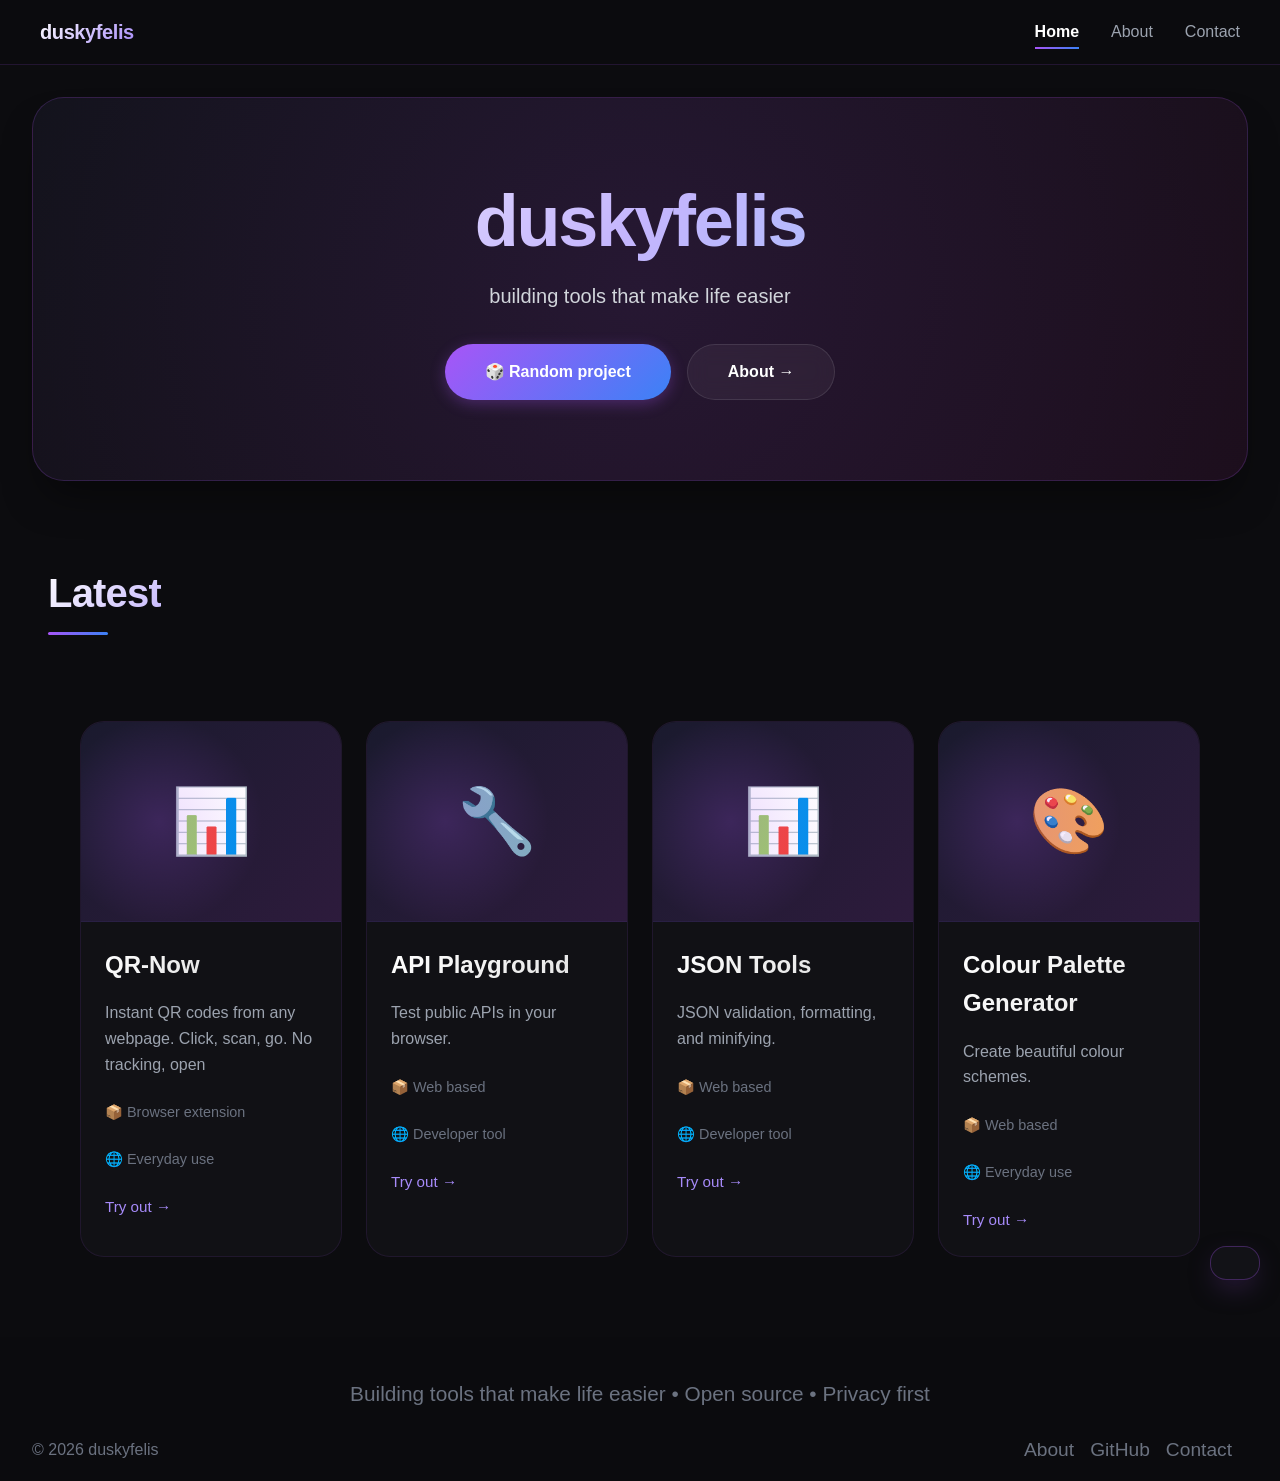
<file: index.html>
<!DOCTYPE html>
<html lang="en">

<head>
    <meta charset="UTF-8">
    <meta name="viewport" content="width=device-width, initial-scale=1.0">
    <title>duskyfelis · Home</title>
    <meta name="description" content="Discover the world of Duskyfelis! Have a go with the things that I make!" />
    <meta name="keywords" content="duskyfelis, projects, github, developer, 2026, home" />
    <link rel="icon" type="image/png" sizes="16x16" href="favicon.ico">
    <link rel="stylesheet" href="styles.css">
    <script src="scripts/autoload.js"></script>
</head>

<body>    

<!-- Homepage -->
<div class="hero home-hero">
    <h1>duskyfelis</h1>
    <p>building tools that make life easier</p>
    <div class="hero-buttons">
        <a href="#" class="hero-button hero-button-primary" id="randomProjectBtn">🎲 Random project</a>
        <a href="about.html" class="hero-button hero-button-secondary">About →</a>
    </div>
</div>

    <main>


            <h2 class="section-title" id="projects">Latest</h2>
            <div class="projects-grid">
                <!-- Content will be auto-loaded by JavaScript -->
            </div>
        
    </main>
</body>

</html>
</file>
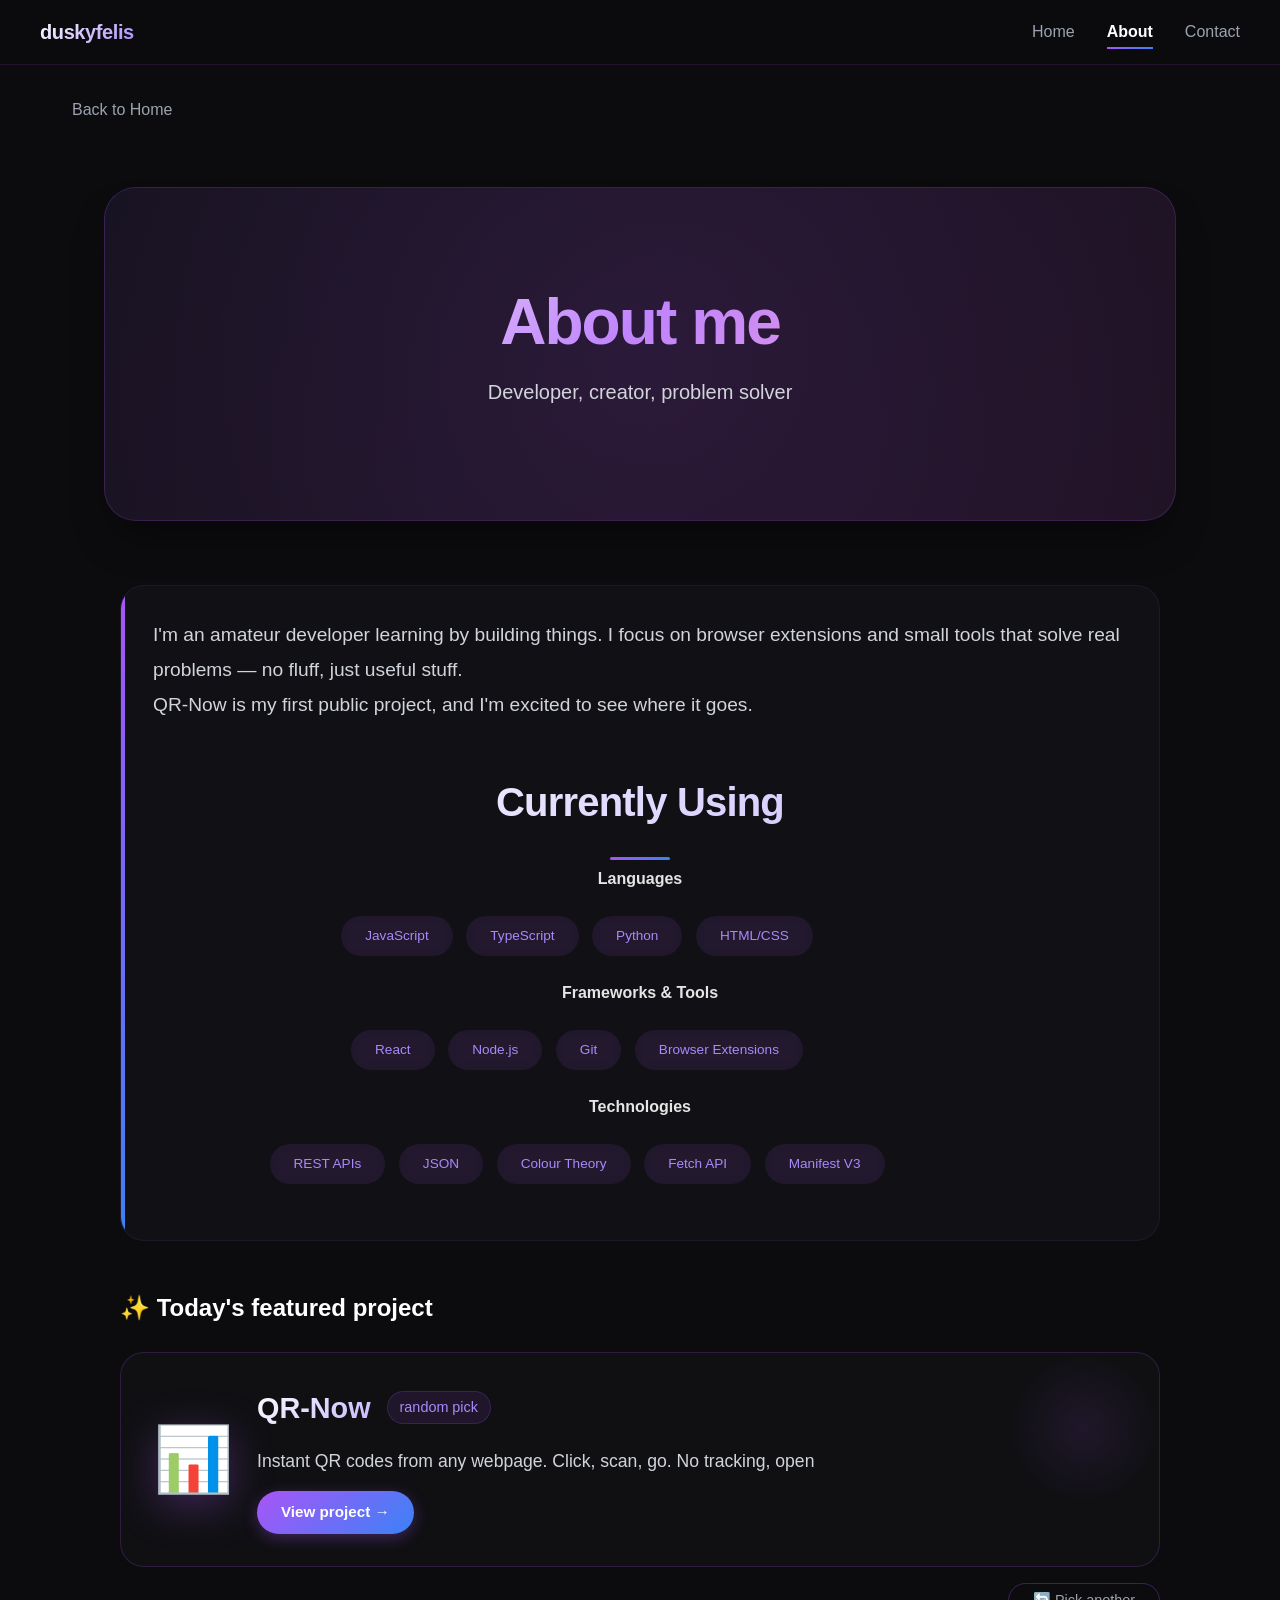
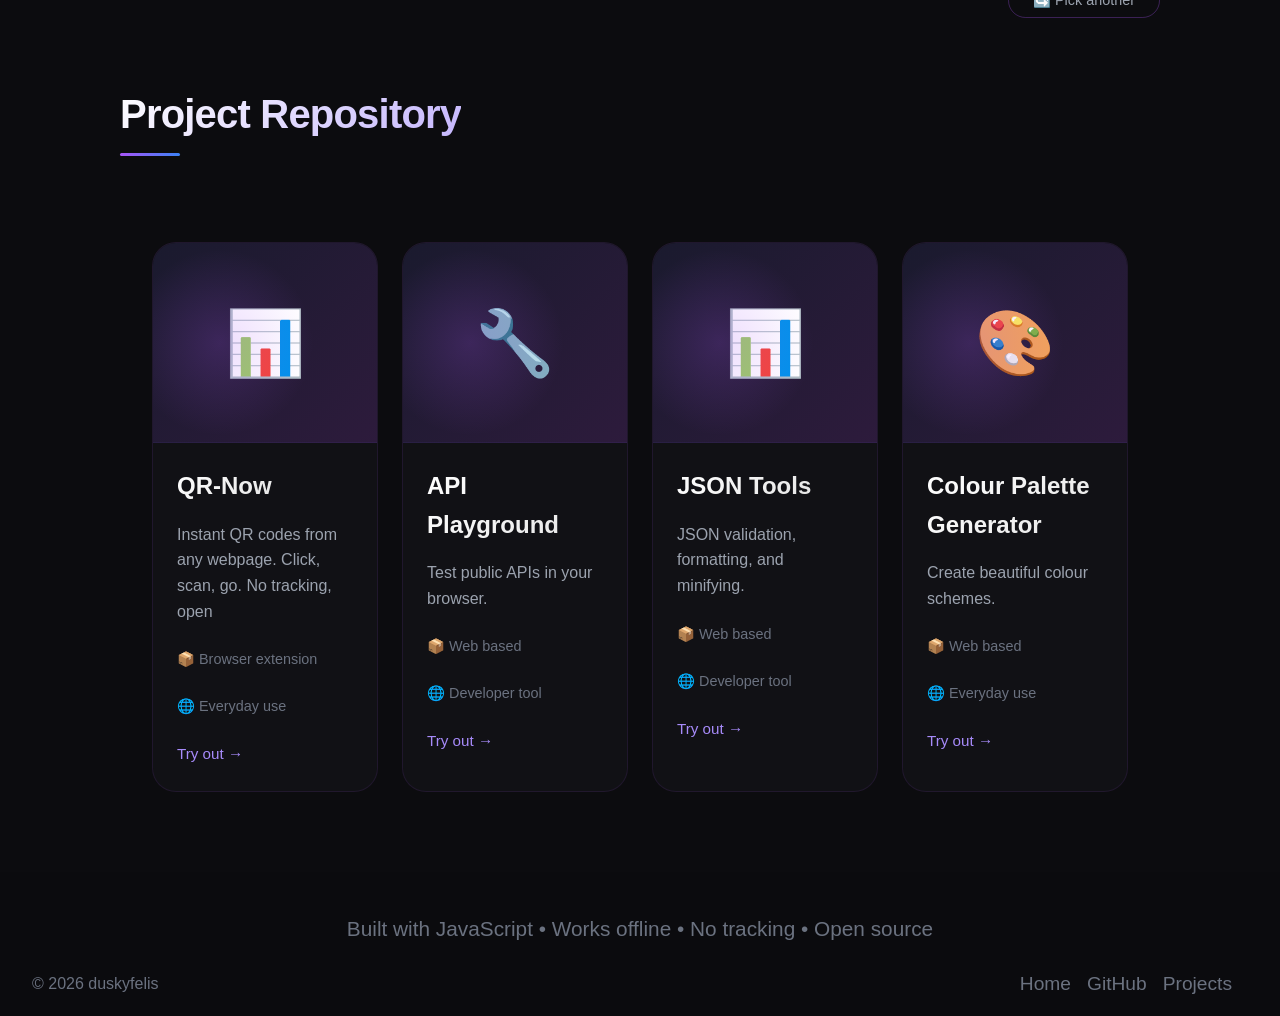
<file: about.html>
<!DOCTYPE html>
<html lang="en">

<head>
    <meta charset="UTF-8">
    <meta name="viewport" content="width=device-width, initial-scale=1.0">
    <title>About · duskyfelis</title>
    <link rel="stylesheet" href="styles.css">
    <link rel="icon" type="image/png" sizes="16x16" href="favicon.ico">
    <script src="scripts/autoload.js"></script>
</head>

<body>
    <div class="container">
<!-- About page -->
<div class="hero about-hero">
    <div class="hero-icon-large"></div>
    <h1>About me</h1>
    <div class="subtitle">Developer, creator, problem solver</div>
</div>
        <!-- Simple Bio -->
        <div class="about-section" style="margin: 3rem;">
            <p style="font-size: 1.2rem; color: #d1d5db; margin-bottom: 1.5rem;margin: auto";>
                I'm an amateur developer learning by building things. I focus on browser extensions and small tools that
                solve real problems — no fluff, just useful stuff.
            </p>
            <p style="font-size: 1.2rem; color: #d1d5db;">
                QR-Now is my first public project, and I'm excited to see where it goes.
            </p>
        </div>

        <div class="featured-project-wrapper">
            <h3 class="featured-project-heading">✨ Today's featured project</h3>

            <div id="random-project" class="random-project-card">
                <!-- Loading state -->
                <div id="project-loading" class="project-loading-state">
                    <div class="project-loading-icon">🎲</div>
                    <div class="project-loading-text">Rolling the dice...</div>
                </div>

                <!-- Project content (hidden initially) -->
                <div id="project-content" class="project-content-hidden">
                    <div class="project-content-flex">
                        <div id="project-emoji" class="project-emoji-large"></div>
                        <div class="project-info-container">
                            <div class="project-header-flex">
                                <h4 id="project-name" class="project-name-heading"></h4>
                                <span class="project-random-badge">random pick</span>
                            </div>
                            <p id="project-description" class="project-description-text"></p>
                            <div class="project-buttons-flex">
                                <a id="project-link" href="#" class="project-link-primary" target="">View project →</a>
                                <a id="project-github" href="#" class="project-link-secondary" target="_blank">GitHub
                                    →</a>
                            </div>
                        </div>
                    </div>
                </div>

                <!-- Decorative elements -->
                <div class="random-project-decoration"></div>
            </div>

            <!-- Refresh button -->
            <div class="refresh-button-container">
                <button id="refresh-project" class="refresh-project-btn">
                    🔄 Pick another
                </button>
            </div>
        </div>

        <!-- Other Projects (autoloaded) -->
        <h2 class="section-title">Project Repository</h2>
        <div class="projects-grid">
            <!-- Projects will be loaded here by JavaScript -->
        </div>
        </div>
    </div>
</div>
</body>

</html>
</file>
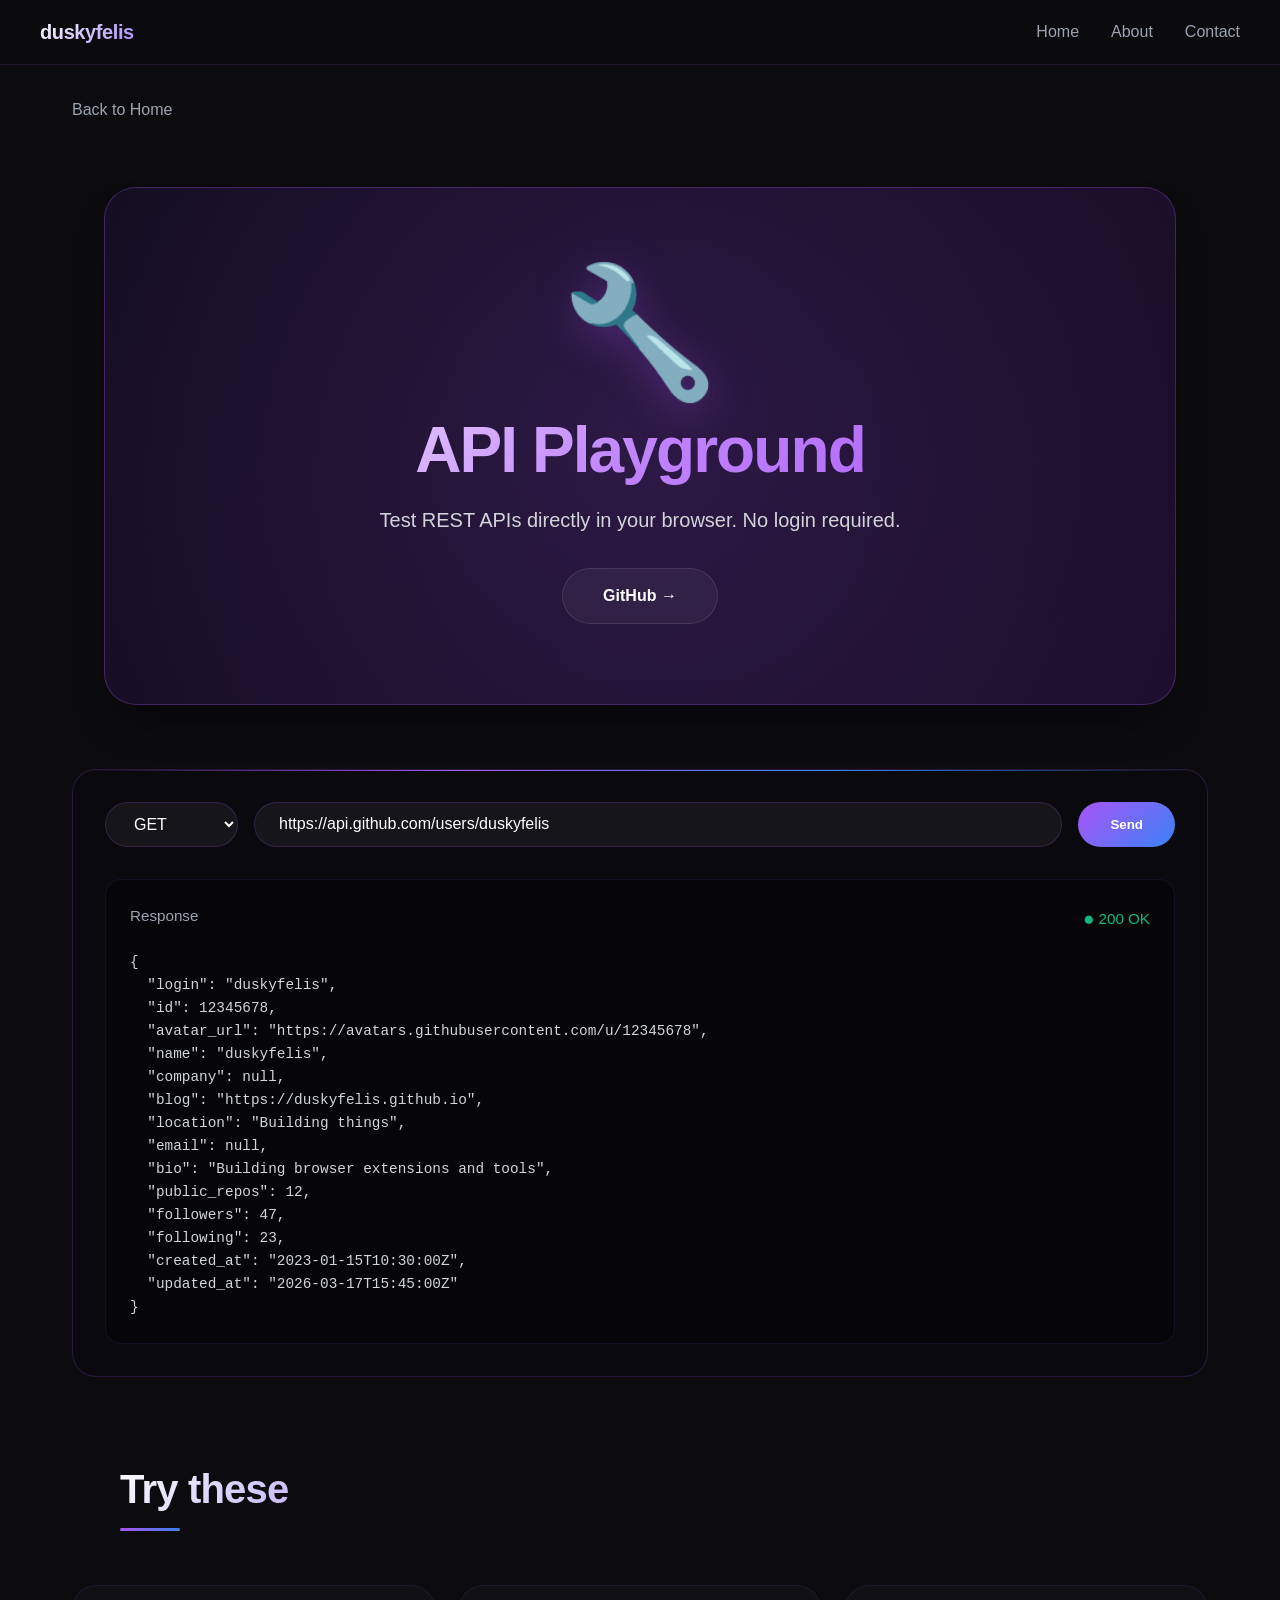
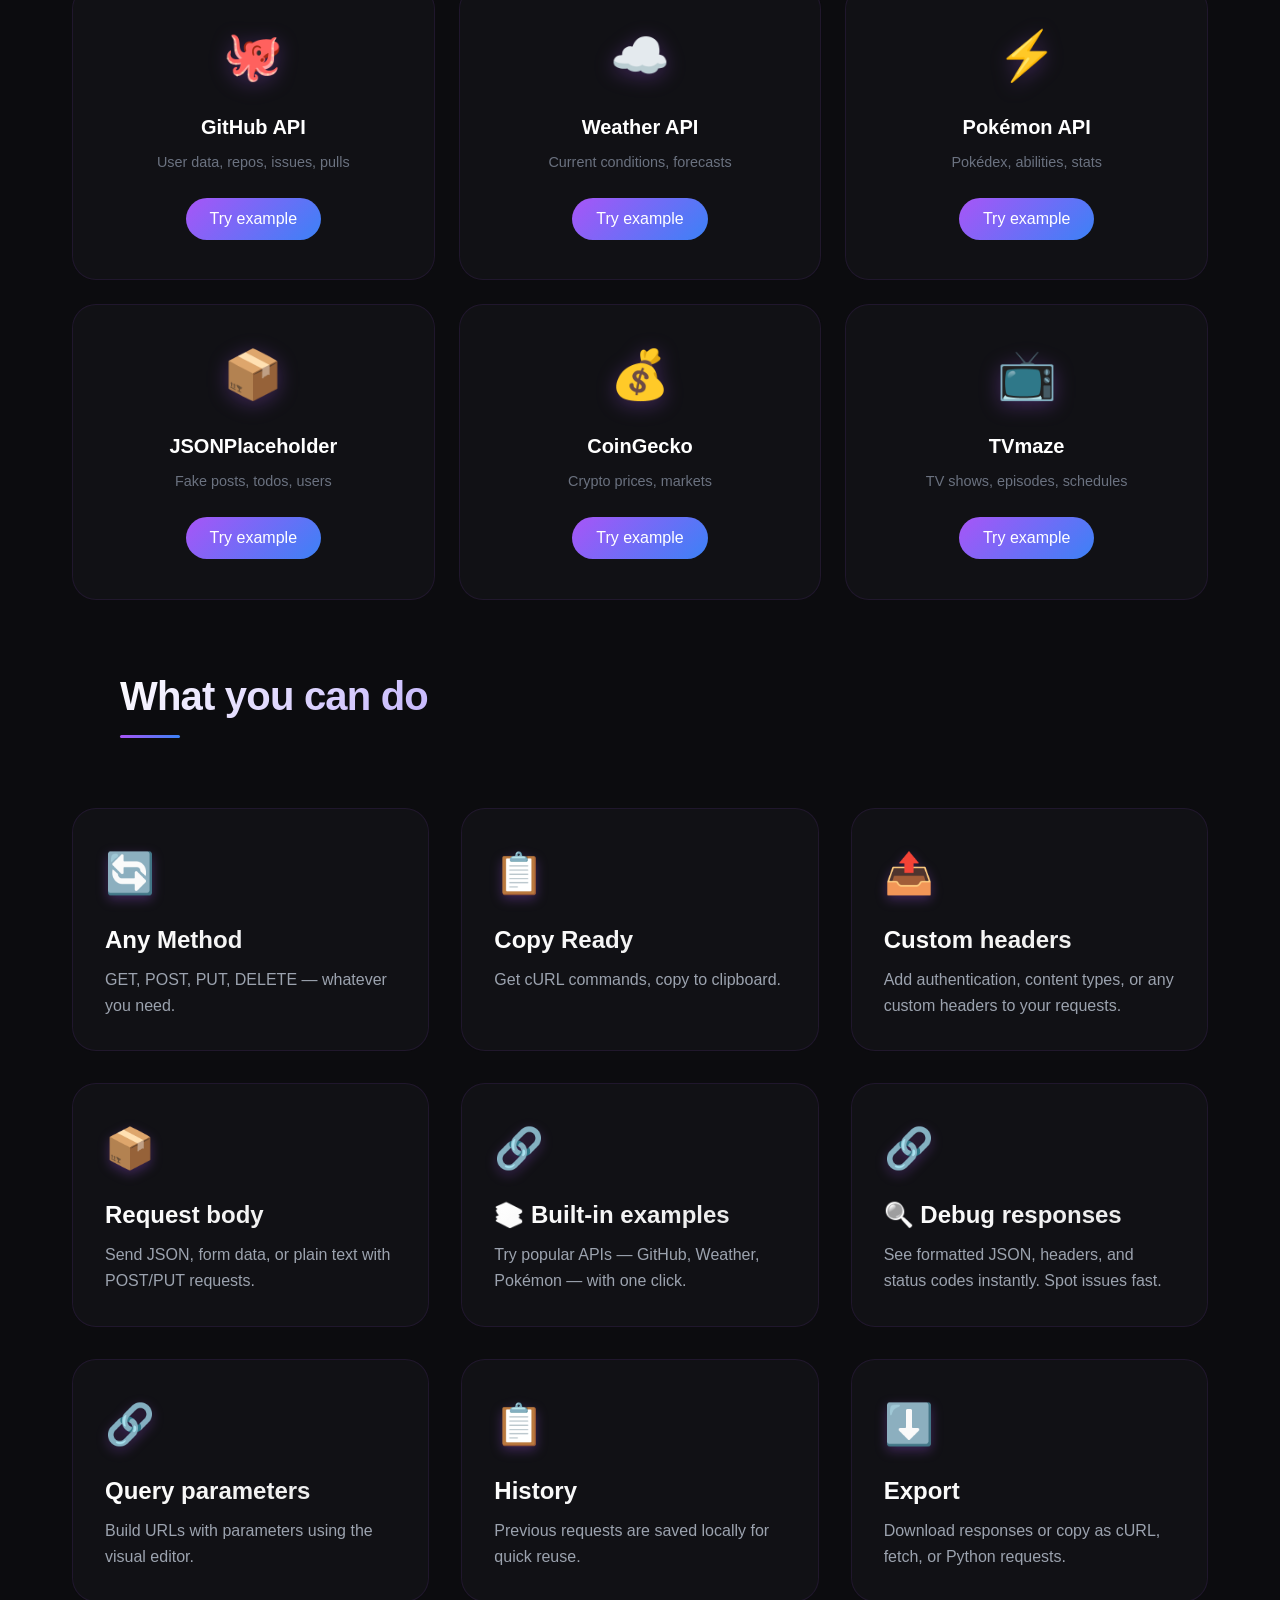
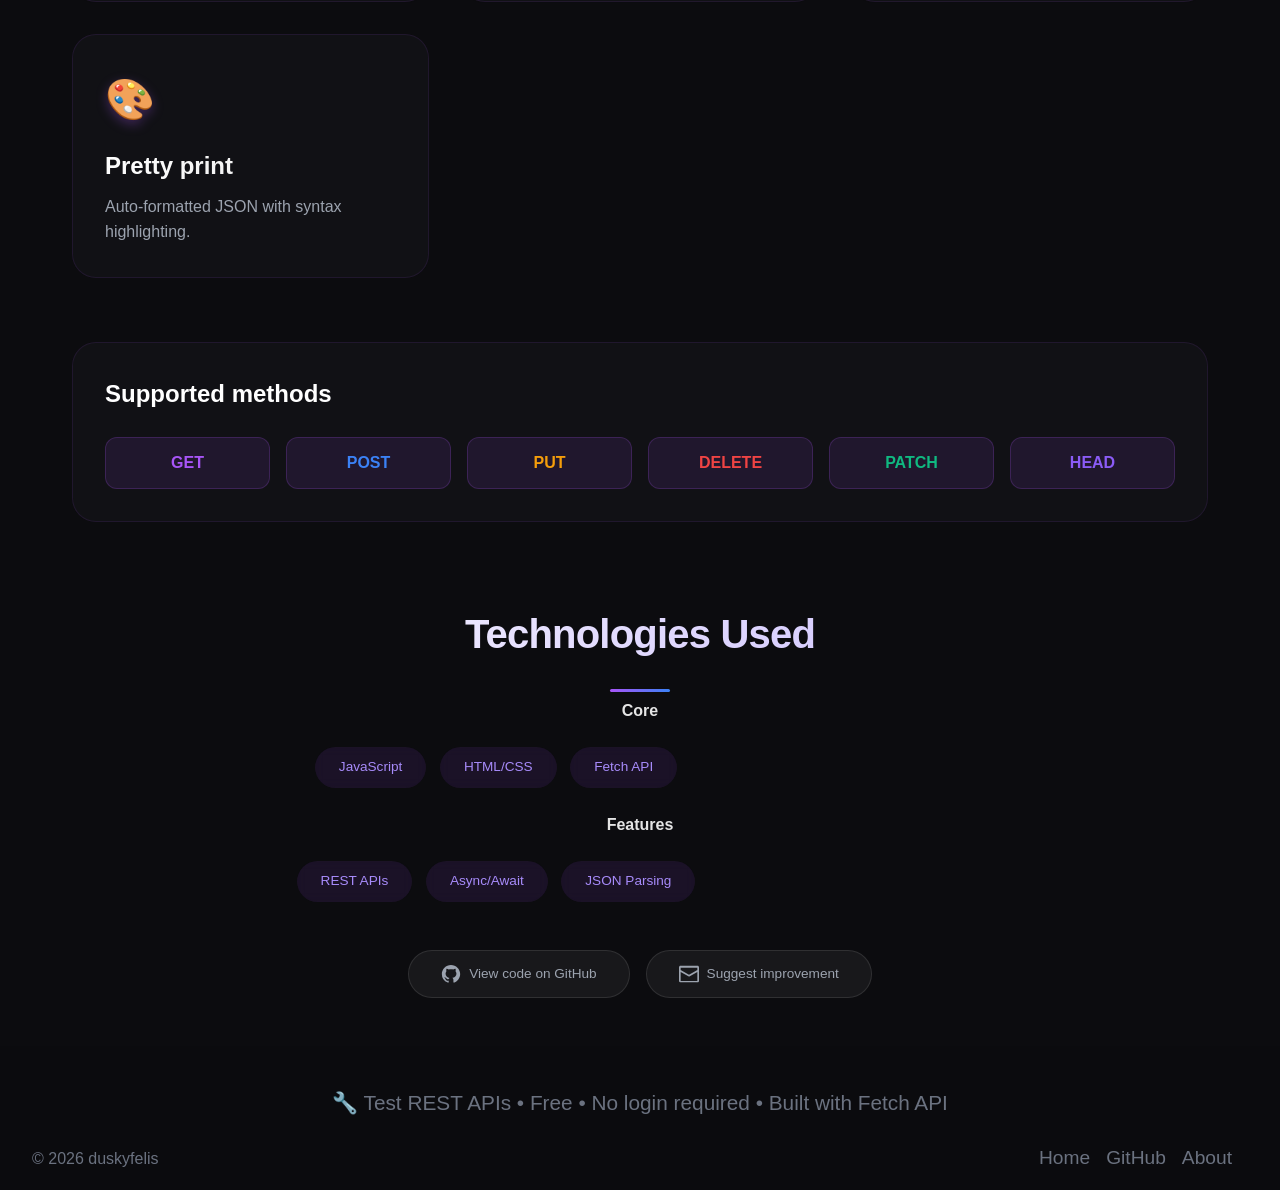
<file: api-playground.html>
<!DOCTYPE html>
<html lang="en">
<head>
    <meta charset="UTF-8">
    <meta name="viewport" content="width=device-width, initial-scale=1.0">
    <title>API Playground · duskyfelis</title>
    <link rel="stylesheet" href="styles.css">
    <link rel="icon" type="image/png" sizes="16x16" href="favicon.ico">
    <script src="scripts/api-playground.js"></script>
    <script src="scripts/autoload.js"></script>

</head>
<body>

    <div class="container">
<!-- API Playground page -->
<div class="hero api-hero">
    <div class="hero-icon-large">🔧</div>
    <h1>API Playground</h1>
    <div class="subtitle">Test REST APIs directly in your browser. No login required.</div>
    <div class="hero-buttons">
        <a href="https://github.com/duskyfelis/api-playground" class="hero-button hero-button-secondary">GitHub →</a>
    </div>
</div>

        <!-- Live demo -->
        <div class="demo-container">
            <div class="request-bar">
                <select class="method-select">
                    <option>GET</option>
                    <option>POST</option>
                    <option>PUT</option>
                    <option>DELETE</option>
                    <option>PATCH</option>
                    <option>HEAD</option>
                </select>
                <input type="text" class="url-input" value="https://api.github.com/users/duskyfelis" placeholder="https://api.example.com/endpoint">
                <button class="send-button">Send</button>
            </div>
            
            <div class="response-window">
                <div class="response-header">
                    <span>Response</span>
                    <span class="status-success">200 OK</span>
                </div>
                <pre class="response-pre">{
  "login": "duskyfelis",
  "id": 12345678,
  "avatar_url": "https://avatars.githubusercontent.com/u/12345678",
  "name": "duskyfelis",
  "company": null,
  "blog": "https://duskyfelis.github.io",
  "location": "Building things",
  "email": null,
  "bio": "Building browser extensions and tools",
  "public_repos": 12,
  "followers": 47,
  "following": 23,
  "created_at": "2023-01-15T10:30:00Z",
  "updated_at": "2026-03-17T15:45:00Z"
}</pre>
            </div>
        </div>

        <!-- Example APIs -->
        <h2 class="section-title">Try these</h2>
        <div class="examples-grid">
            <div class="example-card">
                <div class="example-icon">🐙</div>
                <div class="example-name">GitHub API</div>
                <div class="example-desc">User data, repos, issues, pulls</div>
                <a href="#" class="example-link">Try example</a>
            </div>
            <div class="example-card">
                <div class="example-icon">☁️</div>
                <div class="example-name">Weather API</div>
                <div class="example-desc">Current conditions, forecasts</div>
                <a href="#" class="example-link">Try example</a>
            </div>
            <div class="example-card">
                <div class="example-icon">⚡</div>
                <div class="example-name">Pokémon API</div>
                <div class="example-desc">Pokédex, abilities, stats</div>
                <a href="#" class="example-link">Try example</a>
            </div>
            <div class="example-card">
                <div class="example-icon">📦</div>
                <div class="example-name">JSONPlaceholder</div>
                <div class="example-desc">Fake posts, todos, users</div>
                <a href="#" class="example-link">Try example</a>
            </div>
            <div class="example-card">
                <div class="example-icon">💰</div>
                <div class="example-name">CoinGecko</div>
                <div class="example-desc">Crypto prices, markets</div>
                <a href="#" class="example-link">Try example</a>
            </div>
            <div class="example-card">
                <div class="example-icon">📺</div>
                <div class="example-name">TVmaze</div>
                <div class="example-desc">TV shows, episodes, schedules</div>
                <a href="#" class="example-link">Try example</a>
            </div>
        </div>

        <!-- Features in depth -->
        <h2 class="section-title">What you can do</h2>
        <div class="api-features-grid">
            <div class="api-feature-card">
                <div class="api-feature-icon">🔄</div>
                <div class="api-feature-title">Any Method</div>
                <div class="api-feature-desc">GET, POST, PUT, DELETE — whatever you need.</div>
            </div>
            <div class="api-feature-card">
                <div class="api-feature-icon">📋</div>
                <div class="api-feature-title">Copy Ready</div>
                <div class="api-feature-desc">Get cURL commands, copy to clipboard.</div>
            </div>
            <div class="api-feature-card">
                <div class="api-feature-icon">📤</div>
                <div class="api-feature-title">Custom headers</div>
                <div class="api-feature-desc">Add authentication, content types, or any custom headers to your requests.</div>
            </div>
            <div class="api-feature-card">
                <div class="api-feature-icon">📦</div>
                <div class="api-feature-title">Request body</div>
                <div class="api-feature-desc">Send JSON, form data, or plain text with POST/PUT requests.</div>
            </div>
            <div class="api-feature-card">
                <div class="api-feature-icon">🔗</div>
                <div class="api-feature-title">📚 Built-in examples</div>
                <div class="api-feature-desc">Try popular APIs — GitHub, Weather, Pokémon — with one click.</div>
            </div>
            <div class="api-feature-card">
                <div class="api-feature-icon">🔗</div>
                <div class="api-feature-title">🔍 Debug responses</div>
                <div class="api-feature-desc">See formatted JSON, headers, and status codes instantly. Spot issues fast.</div>
            </div>
            <div class="api-feature-card">
                <div class="api-feature-icon">🔗</div>
                <div class="api-feature-title">Query parameters</div>
                <div class="api-feature-desc">Build URLs with parameters using the visual editor.</div>
            </div>
            <div class="api-feature-card">
                <div class="api-feature-icon">📋</div>
                <div class="api-feature-title">History</div>
                <div class="api-feature-desc">Previous requests are saved locally for quick reuse.</div>
            </div>
            <div class="api-feature-card">
                <div class="api-feature-icon">⬇️</div>
                <div class="api-feature-title">Export</div>
                <div class="api-feature-desc">Download responses or copy as cURL, fetch, or Python requests.</div>
            </div>
            <div class="api-feature-card">
                <div class="api-feature-icon">🎨</div>
                <div class="api-feature-title">Pretty print</div>
                <div class="api-feature-desc">Auto-formatted JSON with syntax highlighting.</div>
            </div>
        </div>

        <!-- Request methods table -->
        <div style="background: rgba(20, 20, 25, 0.7); backdrop-filter: blur(10px); border-radius: 1.5rem; padding: 2rem; border: 1px solid rgba(168, 85, 247, 0.1); margin: 4rem 0;">
            <h3 style="color: white; margin-bottom: 1.5rem; font-size: 1.5rem;">Supported methods</h3>
            <div style="display: grid; grid-template-columns: repeat(auto-fit, minmax(120px, 1fr)); gap: 1rem;">
                <div style="background: rgba(168, 85, 247, 0.1); padding: 0.75rem; border-radius: 0.75rem; text-align: center; border: 1px solid rgba(168, 85, 247, 0.2);">
                    <span style="color: #a855f7; font-weight: 600;">GET</span>
                </div>
                <div style="background: rgba(168, 85, 247, 0.1); padding: 0.75rem; border-radius: 0.75rem; text-align: center; border: 1px solid rgba(168, 85, 247, 0.2);">
                    <span style="color: #3b82f6; font-weight: 600;">POST</span>
                </div>
                <div style="background: rgba(168, 85, 247, 0.1); padding: 0.75rem; border-radius: 0.75rem; text-align: center; border: 1px solid rgba(168, 85, 247, 0.2);">
                    <span style="color: #f59e0b; font-weight: 600;">PUT</span>
                </div>
                <div style="background: rgba(168, 85, 247, 0.1); padding: 0.75rem; border-radius: 0.75rem; text-align: center; border: 1px solid rgba(168, 85, 247, 0.2);">
                    <span style="color: #ef4444; font-weight: 600;">DELETE</span>
                </div>
                <div style="background: rgba(168, 85, 247, 0.1); padding: 0.75rem; border-radius: 0.75rem; text-align: center; border: 1px solid rgba(168, 85, 247, 0.2);">
                    <span style="color: #10b981; font-weight: 600;">PATCH</span>
                </div>
                <div style="background: rgba(168, 85, 247, 0.1); padding: 0.75rem; border-radius: 0.75rem; text-align: center; border: 1px solid rgba(168, 85, 247, 0.2);">
                    <span style="color: #8b5cf6; font-weight: 600;">HEAD</span>
                </div>
            </div>
        </div>
    </div>
</body>
</html>
</file>
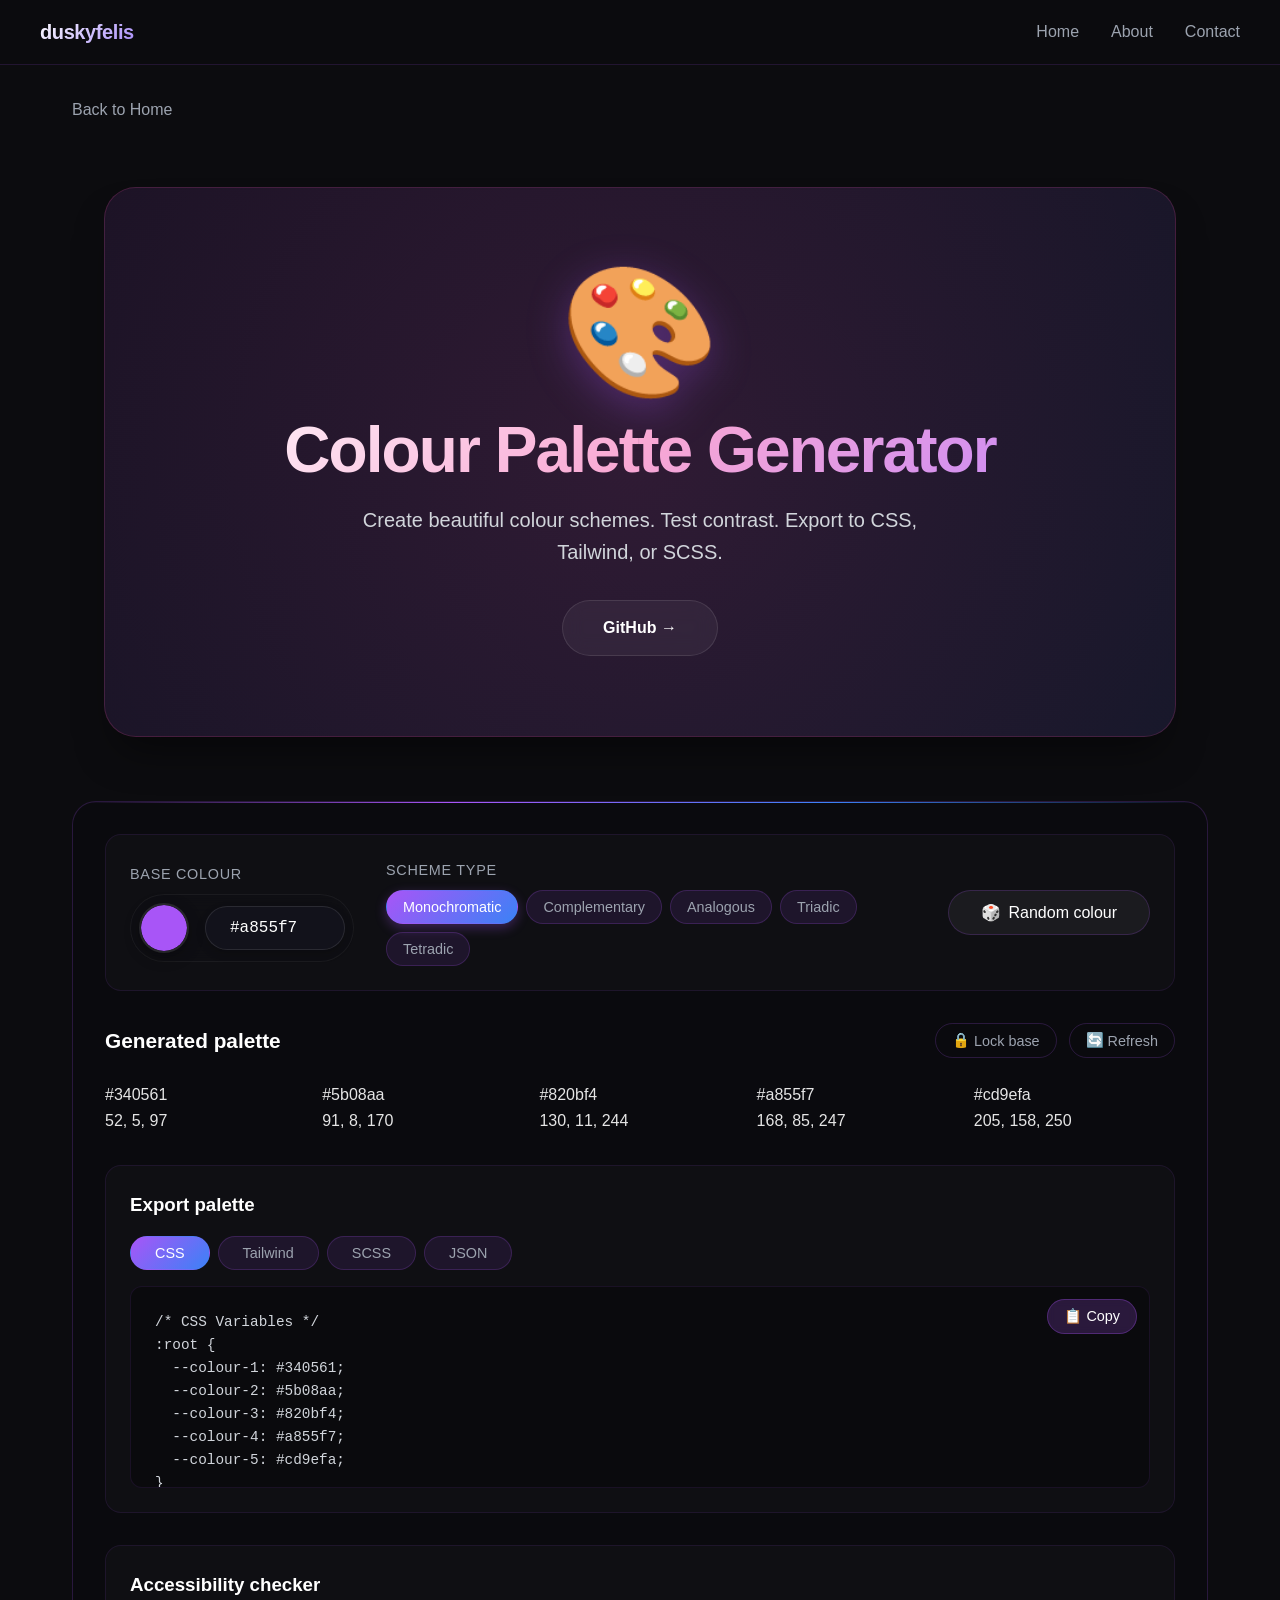
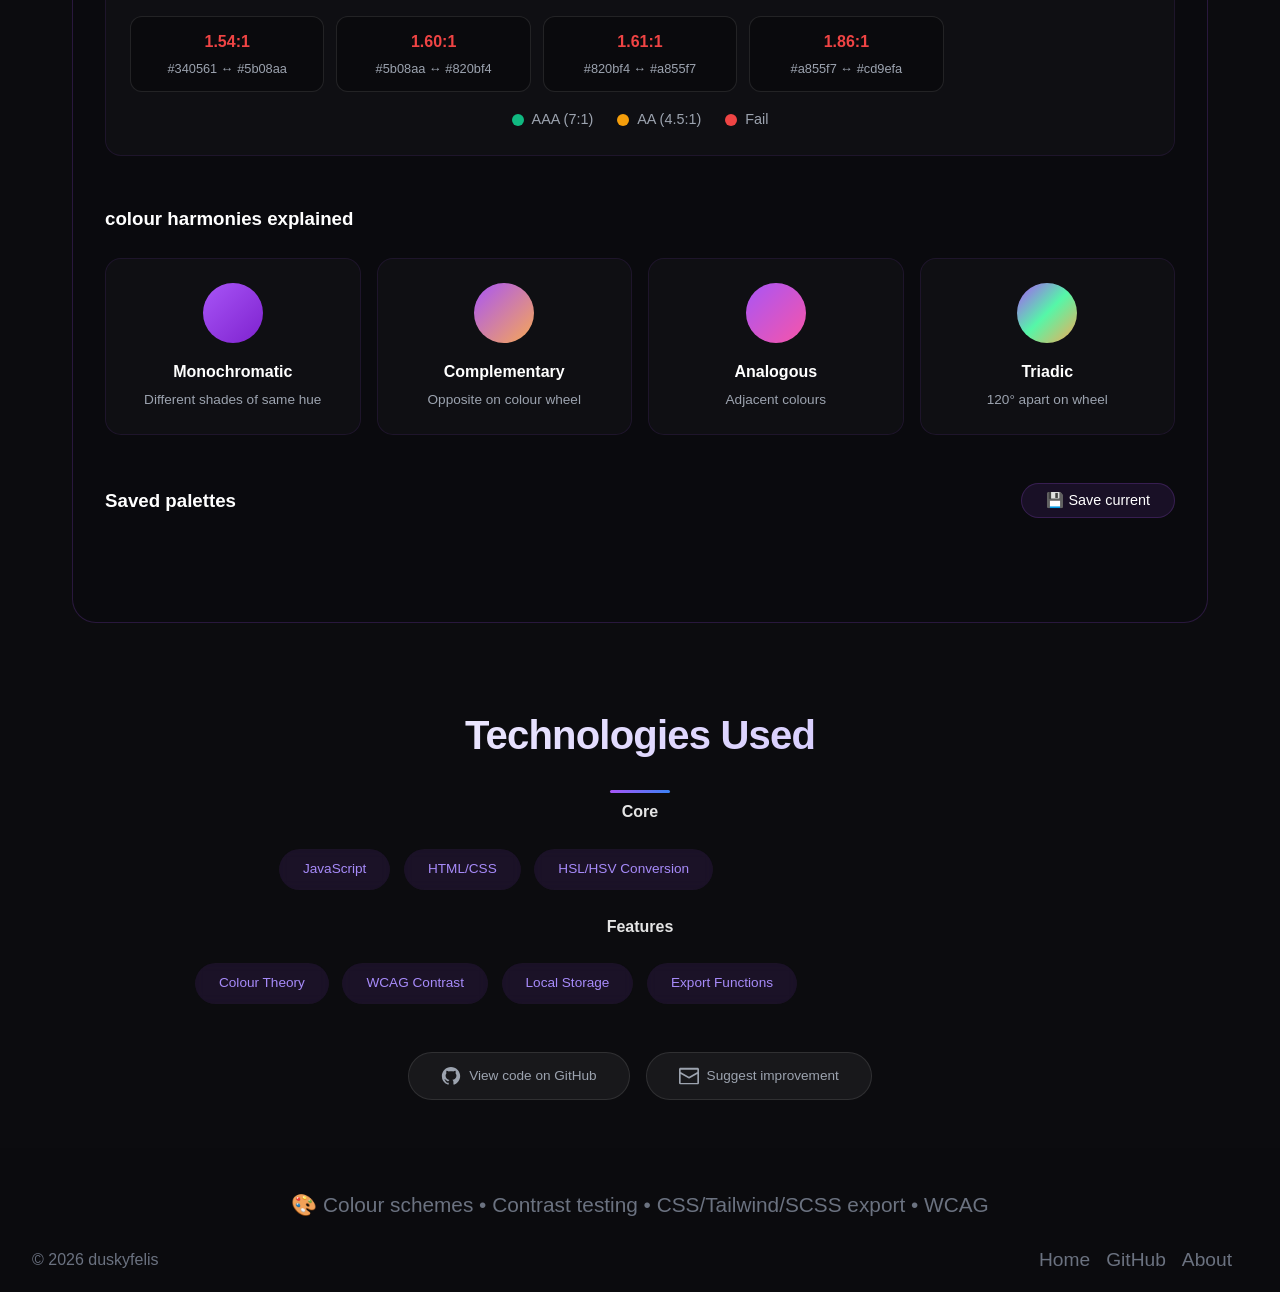
<file: colour-palette.html>
<!DOCTYPE html>
<html lang="en">

<head>
    <meta charset="UTF-8">
    <meta name="viewport" content="width=device-width, initial-scale=1.0">
    <title>Colour Palette · duskyfelis</title>
    <link rel="stylesheet" href="styles.css">
    <!-- Load autoload FIRST, then page-specific script -->
    <script src="scripts/autoload.js"></script>
    <script src="scripts/colour-palette.js"></script>
</head>

<body>
    <!-- Main container for all content - THIS WAS MISSING! -->
    <div class="container">
<!-- Colour Palette page -->
<div class="hero colour-hero">
    <div class="hero-icon-large">🎨</div>
    <h1>Colour Palette Generator</h1>
    <div class="subtitle">Create beautiful colour schemes. Test contrast. Export to CSS, Tailwind, or SCSS.</div>
    <div class="hero-buttons">
        <a href="https://github.com/duskyfelis/colour-palette" class="hero-button hero-button-secondary">GitHub →</a>
    </div>
</div>
        <!-- Main generator -->
        <div class="generator-container">
            <!-- Controls -->
            <div class="controls-panel">
                <div class="base-colour-section">
                    <label class="control-label">Base colour</label>
                    <div class="colour-input-group">
                        <input type="color" id="basecolourPicker" value="#a855f7">
                        <input type="text" id="basecolourHex" value="#a855f7" placeholder="#a855f7">
                    </div>
                </div>

                <div class="scheme-section">
                    <label class="control-label">Scheme type</label>
                    <div class="scheme-buttons">
                        <button class="scheme-btn active" data-scheme="monochromatic">Monochromatic</button>
                        <button class="scheme-btn" data-scheme="complementary">Complementary</button>
                        <button class="scheme-btn" data-scheme="analogous">Analogous</button>
                        <button class="scheme-btn" data-scheme="triadic">Triadic</button>
                        <button class="scheme-btn" data-scheme="tetradic">Tetradic</button>
                    </div>
                </div>

                <div class="random-section">
                    <button class="random-btn" id="randomcolourBtn">
                        <span>🎲</span> Random colour
                    </button>
                </div>
            </div>

            <!-- Palette display -->
            <div class="palette-container">
                <div class="palette-header">
                    <h3>Generated palette</h3>
                    <div class="palette-actions">
                        <button class="palette-action-btn" id="lockFirstBtn" title="Lock base colour">
                            <span>🔒</span> Lock base
                        </button>
                        <button class="palette-action-btn" id="refreshPaletteBtn" title="Generate new">
                            <span>🔄</span> Refresh
                        </button>
                    </div>
                </div>

                <div class="palette-grid" id="paletteGrid">
                    <!-- Generated by JS -->
                </div>
            </div>

            <!-- Export options -->
            <div class="export-section">
                <h3>Export palette</h3>
                <div class="export-tabs">
                    <button class="export-tab active" data-format="css">CSS</button>
                    <button class="export-tab" data-format="tailwind">Tailwind</button>
                    <button class="export-tab" data-format="scss">SCSS</button>
                    <button class="export-tab" data-format="json">JSON</button>
                </div>

                <div class="export-code-wrapper">
                    <pre class="export-code" id="exportCode">/* CSS Variables */
:root {
  --primary-100: #f3e8ff;
  --primary-200: #e9d5ff;
  --primary-300: #d8b4fe;
  --primary-400: #c084fc;
  --primary-500: #a855f7;
  --primary-600: #9333ea;
  --primary-700: #7e22ce;
}</pre>
                    <button class="copy-btn" id="copyExportBtn">📋 Copy</button>
                </div>
            </div>

            <!-- Accessibility checker -->
            <div class="accessibility-section">
                <h3>Accessibility checker</h3>
                <div class="contrast-grid" id="contrastGrid">
                    <!-- Generated by JS -->
                </div>
                <div class="wcag-legend">
                    <div class="legend-item"><span class="legend-dot pass-aaa"></span> AAA (7:1)</div>
                    <div class="legend-item"><span class="legend-dot pass-aa"></span> AA (4.5:1)</div>
                    <div class="legend-item"><span class="legend-dot fail"></span> Fail</div>
                </div>
            </div>

            <!-- colour harmonies info -->
            <div class="harmony-info">
                <h3>colour harmonies explained</h3>
                <div class="harmony-grid">
                    <div class="harmony-card">
                        <div class="harmony-swatch monochromatic-demo"></div>
                        <div class="harmony-title">Monochromatic</div>
                        <div class="harmony-desc">Different shades of same hue</div>
                    </div>
                    <div class="harmony-card">
                        <div class="harmony-swatch complementary-demo"></div>
                        <div class="harmony-title">Complementary</div>
                        <div class="harmony-desc">Opposite on colour wheel</div>
                    </div>
                    <div class="harmony-card">
                        <div class="harmony-swatch analogous-demo"></div>
                        <div class="harmony-title">Analogous</div>
                        <div class="harmony-desc">Adjacent colours</div>
                    </div>
                    <div class="harmony-card">
                        <div class="harmony-swatch triadic-demo"></div>
                        <div class="harmony-title">Triadic</div>
                        <div class="harmony-desc">120° apart on wheel</div>
                    </div>
                </div>
            </div>

            <!-- Saved palettes -->
            <div class="saved-palettes">
                <div class="saved-header">
                    <h3>Saved palettes</h3>
                    <button class="save-btn" id="saveCurrentPalette">💾 Save current</button>
                </div>
                <div class="palettes-list" id="savedPalettesList">
                    <!-- Generated by JS -->
                </div>
            </div>
        </div>

</body>

</html>
</file>
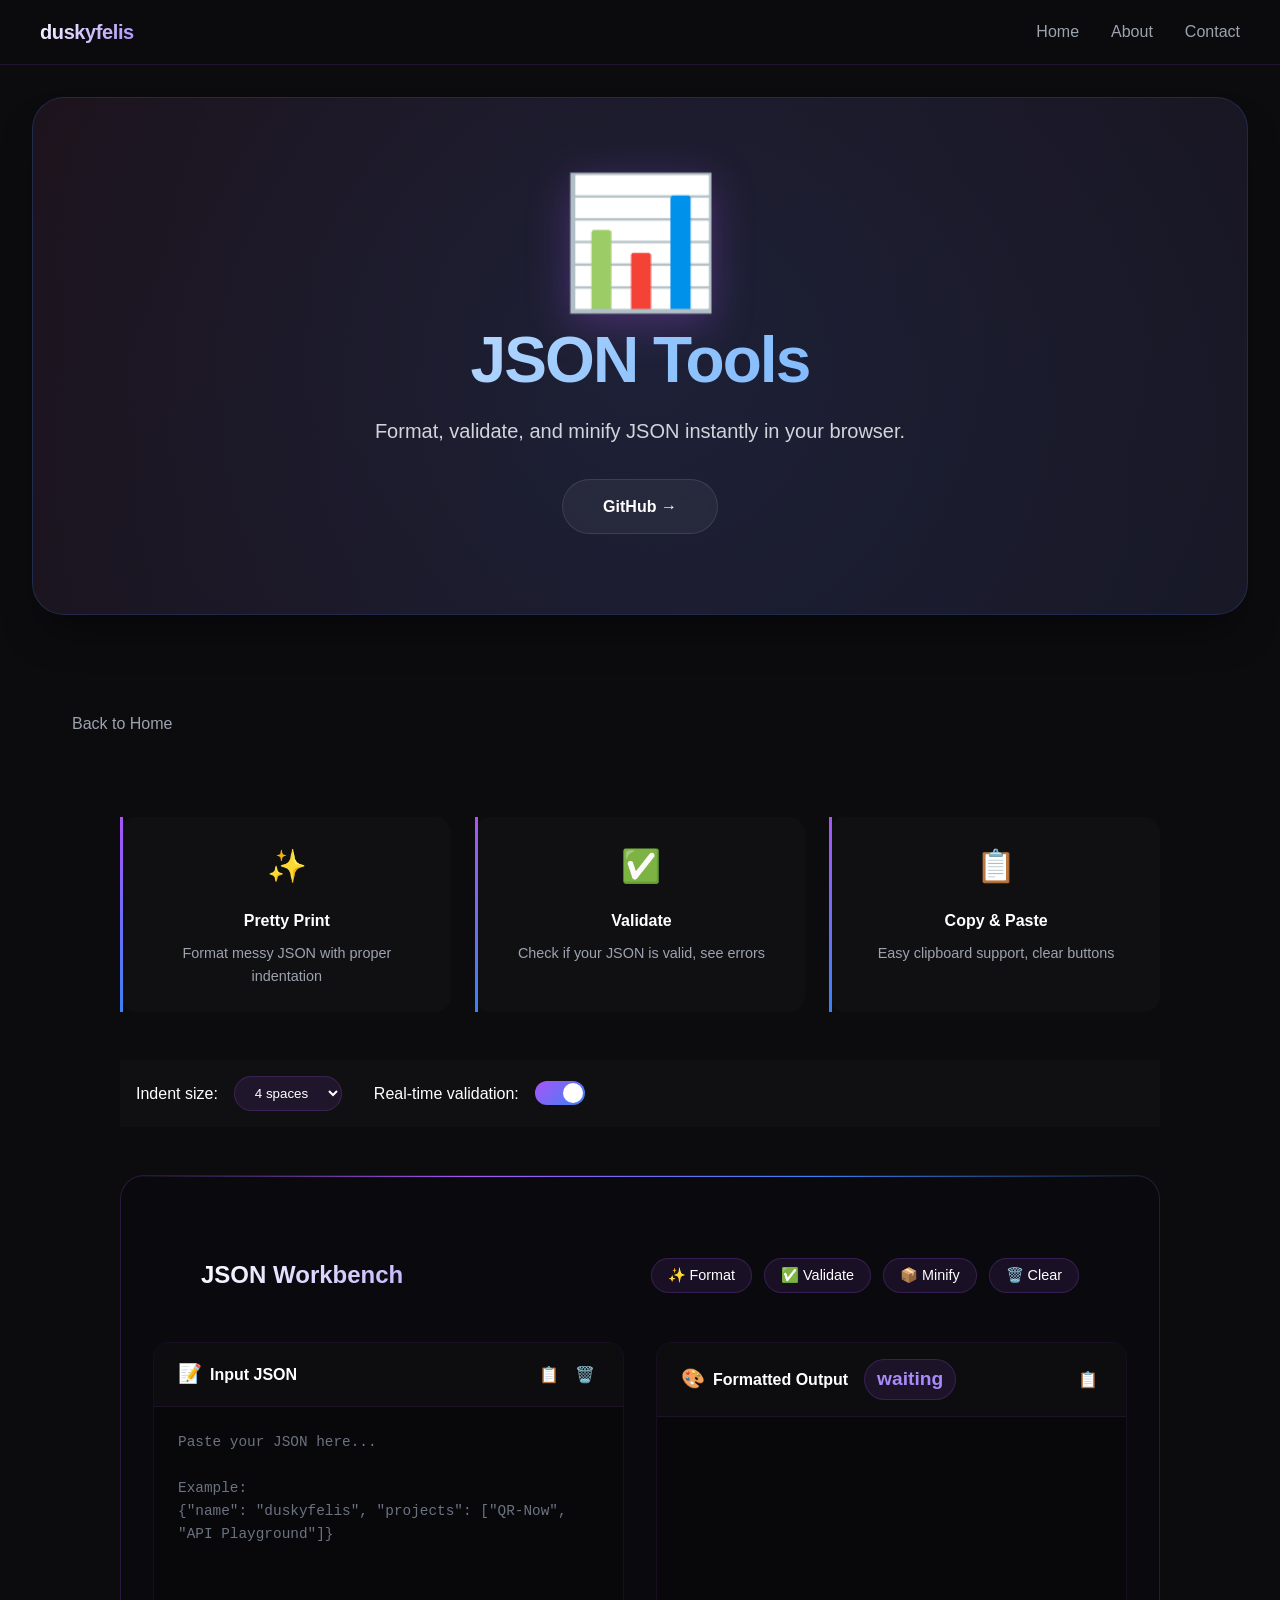
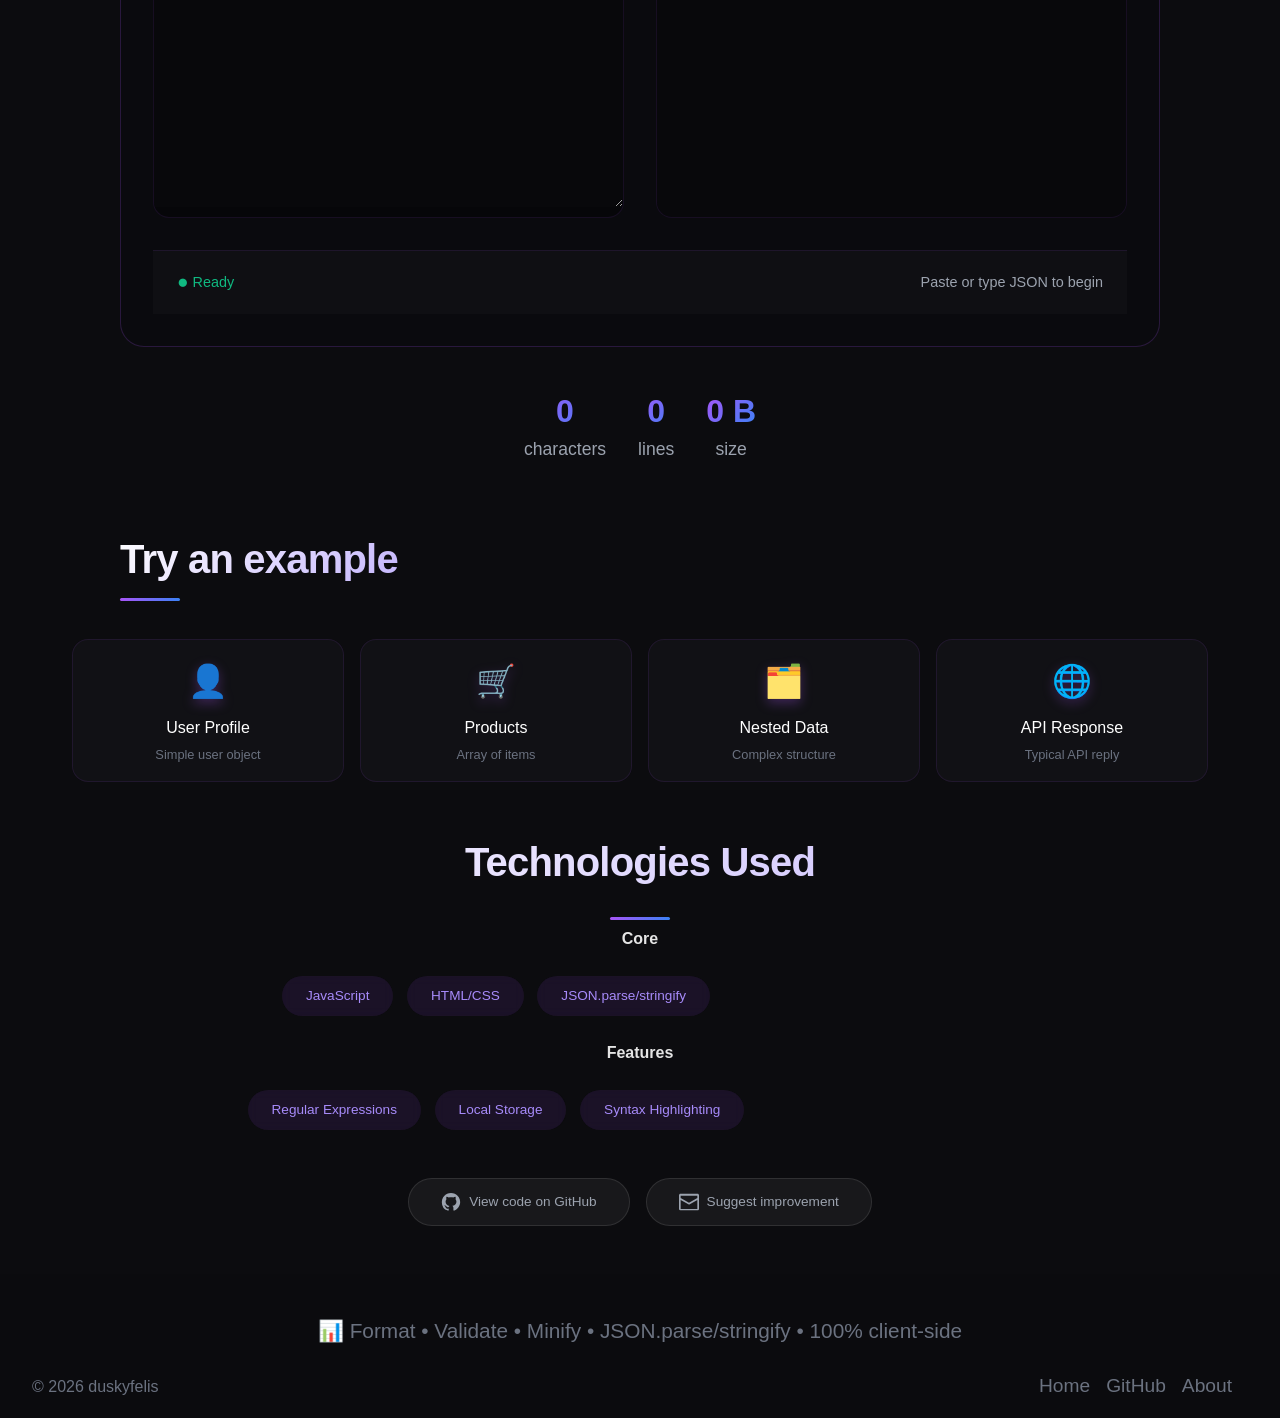
<file: json-tool.html>
<!DOCTYPE html>
<html lang="en">
<head>
    <meta charset="UTF-8">
    <meta name="viewport" content="width=device-width, initial-scale=1.0">
    <title>JSON Tool · Formatter & Validator · duskyfelis</title>
    <link rel="stylesheet" href="styles.css">
    <link rel="icon" type="image/png" sizes="16x16" href="favicon.ico">
    <script src="scripts/autoload.js"></script>
    <script src="scripts/json-tool.js"></script>

</head>
<body>
<!-- JSON Tool page -->
<div class="hero json-hero">
    <div class="hero-icon-large">📊</div>
    <h1>JSON Tools</h1>
    <div class="subtitle">Format, validate, and minify JSON instantly in your browser.</div>
    <div class="hero-buttons">
        <a href="https://github.com/duskyfelis/json-tools" class="hero-button hero-button-secondary">GitHub →</a>
    </div>
</div>

<div class="container">
        <!-- Quick features -->
        <div class="features-mini-grid">
            <div class="feature-mini-card">
                <div class="feature-mini-icon">✨</div>
                <div class="feature-mini-title">Pretty Print</div>
                <div class="feature-mini-desc">Format messy JSON with proper indentation</div>
            </div>
            <div class="feature-mini-card">
                <div class="feature-mini-icon">✅</div>
                <div class="feature-mini-title">Validate</div>
                <div class="feature-mini-desc">Check if your JSON is valid, see errors</div>
            </div>
            <div class="feature-mini-card">
                <div class="feature-mini-icon">📋</div>
                <div class="feature-mini-title">Copy & Paste</div>
                <div class="feature-mini-desc">Easy clipboard support, clear buttons</div>
            </div>
        </div>

        

        <!-- Settings -->
        <div class="settings-panel">
            <div class="settings-item">
                <span class="settings-label">Indent size:</span>
                <select id="indentSize" class="settings-select">
                    <option value="2">2 spaces</option>
                    <option value="4" selected>4 spaces</option>
                    <option value="tab">Tab</option>
                </select>
            </div>
            <div class="settings-item">
                <span class="settings-label">Real-time validation:</span>
                <label class="toggle-switch">
                    <input type="checkbox" id="realtimeToggle" checked>
                    <span class="toggle-slider"></span>
                </label>
            </div>
        </div>
        <!-- Main tool -->
        <div class="tool-container">
            <div class="tool-header">
                <div class="tool-title">JSON Workbench</div>
                <div class="tool-actions">
                    <button class="tool-button" id="formatBtn">✨ Format</button>
                    <button class="tool-button" id="validateBtn">✅ Validate</button>
                    <button class="tool-button" id="minifyBtn">📦 Minify</button>
                    <button class="tool-button" id="clearBtn">🗑️ Clear</button>
                </div>
            </div>

            <div class="json-grid">
                <!-- Input panel -->
                <div class="json-panel">
                    <div class="json-panel-header">
                        <div class="json-panel-title">
                            <span>📝</span> Input JSON
                        </div>
                        <div class="json-panel-actions">
                            <button class="json-panel-button" id="pasteBtn" title="Paste from clipboard">📋</button>
                            <button class="json-panel-button" id="clearInputBtn" title="Clear input">🗑️</button>
                        </div>
                    </div>
                    <textarea id="jsonInput" class="json-textarea" placeholder='Paste your JSON here...&#10;&#10;Example:&#10;{"name": "duskyfelis", "projects": ["QR-Now", "API Playground"]}'></textarea>
                </div>

                <!-- Output panel -->
                <div class="json-panel">
                    <div class="json-panel-header">
                        <div class="json-panel-title">
                            <span>🎨</span> Formatted Output
                            <span class="json-panel-badge" id="outputBadge">waiting</span>
                        </div>
                        <div class="json-panel-actions">
                            <button class="json-panel-button" id="copyBtn" title="Copy to clipboard">📋</button>
                        </div>
                    </div>
                    <div id="jsonOutput" class="json-output"></div>
                </div>
            </div>

            <!-- Status bar -->
            <div class="status-bar">
                <div id="statusIndicator" class="status-valid">Ready</div>
                <div id="statusMessage" class="status-message">Paste or type JSON to begin</div>
            </div>
        </div>

                <!-- Stats -->
                <div class="stats-grid">
                    <div class="stat-item">
                        <div class="stat-number" id="charCount">0</div>
                        <div class="stat-label">characters</div>
                    </div>
                    <div class="stat-item">
                        <div class="stat-number" id="lineCount">0</div>
                        <div class="stat-label">lines</div>
                    </div>
                    <div class="stat-item">
                        <div class="stat-number" id="jsonSize">0 B</div>
                        <div class="stat-label">size</div>
                    </div>
                </div>

        <!-- Examples -->
        <h2 class="section-title">Try an example</h2>
        <div class="examples-mini-grid">
            <div class="example-mini-card" data-example="user">
                <div class="example-mini-icon">👤</div>
                <div class="example-mini-name">User Profile</div>
                <div class="example-mini-desc">Simple user object</div>
            </div>
            <div class="example-mini-card" data-example="products">
                <div class="example-mini-icon">🛒</div>
                <div class="example-mini-name">Products</div>
                <div class="example-mini-desc">Array of items</div>
            </div>
            <div class="example-mini-card" data-example="nested">
                <div class="example-mini-icon">🗂️</div>
                <div class="example-mini-name">Nested Data</div>
                <div class="example-mini-desc">Complex structure</div>
            </div>
            <div class="example-mini-card" data-example="api">
                <div class="example-mini-icon">🌐</div>
                <div class="example-mini-name">API Response</div>
                <div class="example-mini-desc">Typical API reply</div>
            </div>
        </div>
    </div>

</body>
</html>
</file>
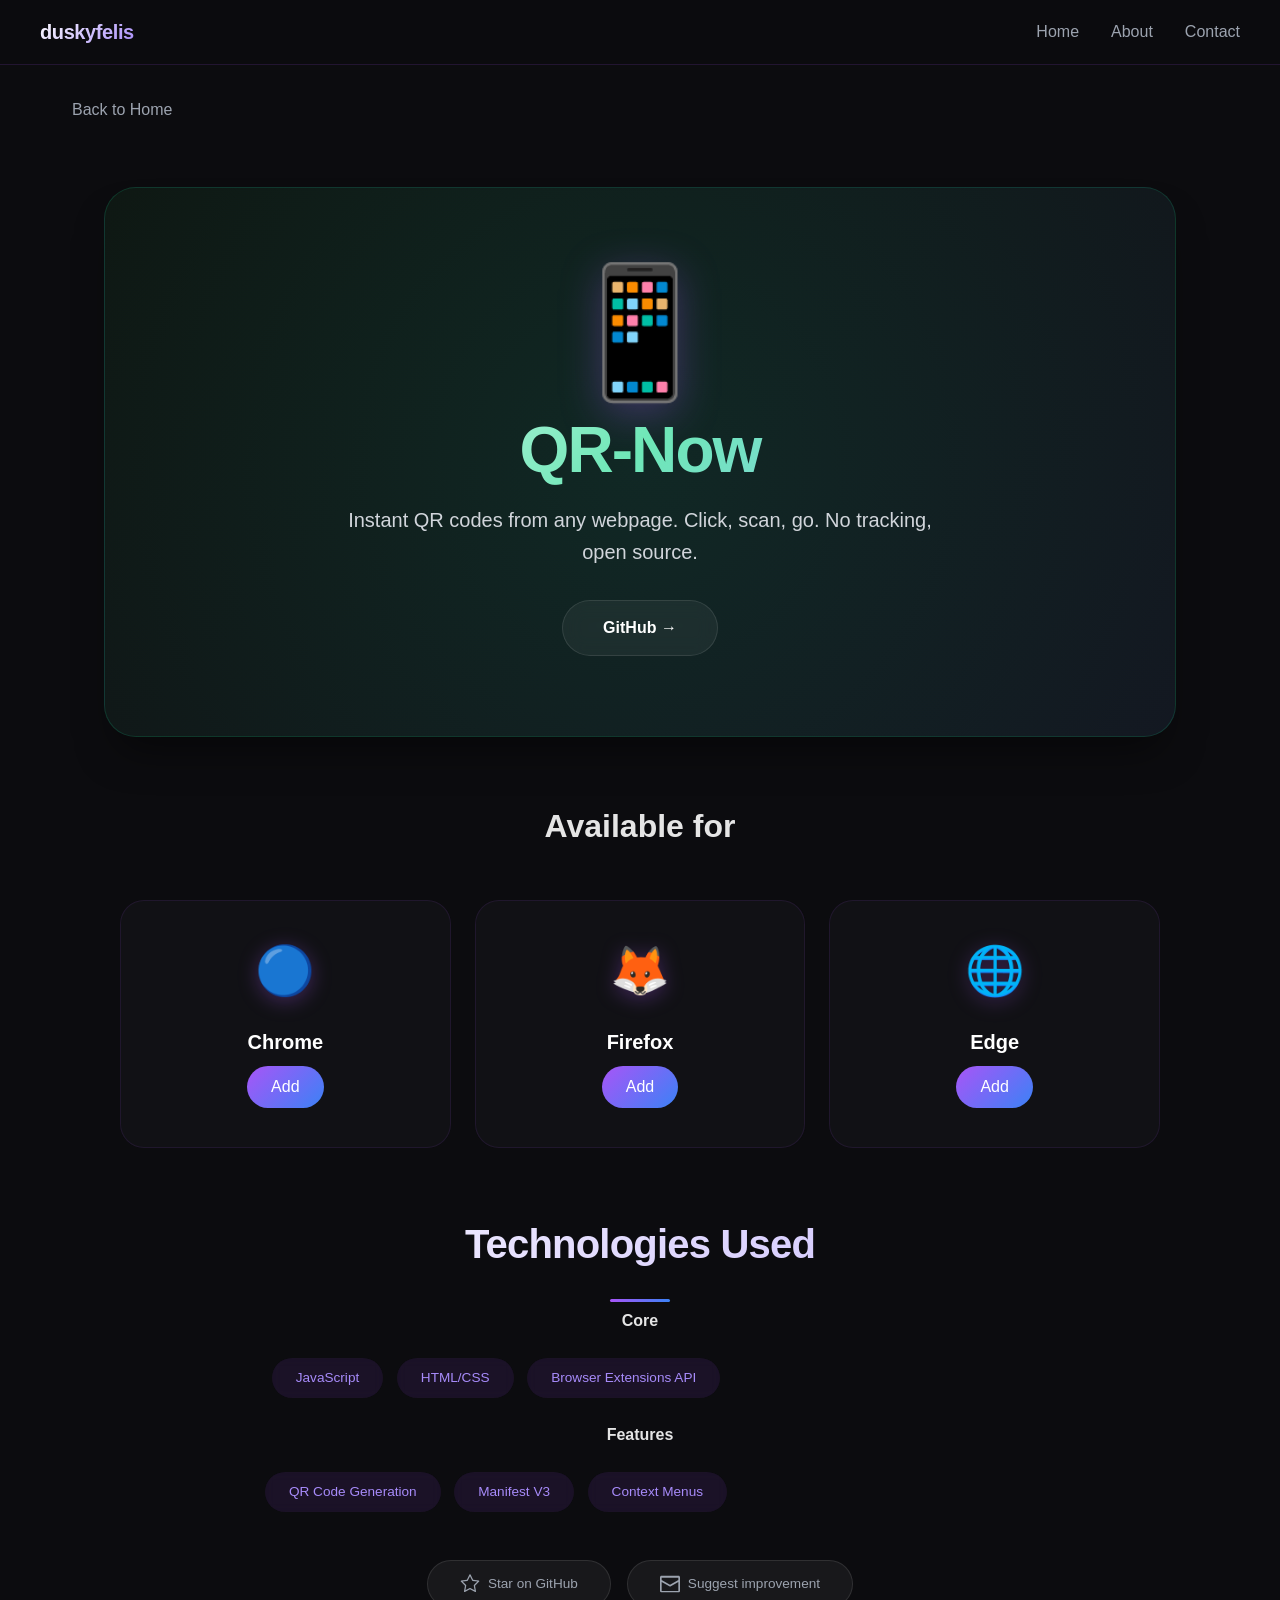
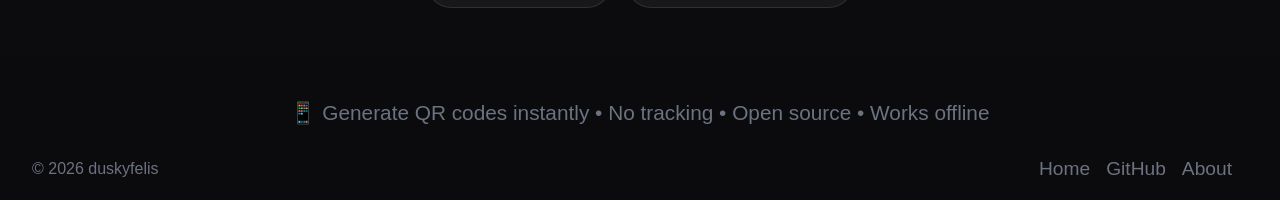
<file: qr-now.html>
<!DOCTYPE html>
<html lang="en">
<head>
    <meta charset="UTF-8">
    <meta name="viewport" content="width=device-width, initial-scale=1.0">
    <title>QR-Now · duskyfelis</title>
    <link rel="stylesheet" href="styles.css">
        <script src="scripts/autoload.js" defer></script>
    <link rel="icon" type="image/png" sizes="16x16" href="favicon.ico">
</head>
<body>
<div class="container">
<!-- QR-Now page -->
<div class="hero qr-hero">
    <div class="hero-icon-large">📱</div>
    <h1>QR-Now</h1>
    <div class="subtitle">Instant QR codes from any webpage. Click, scan, go. No tracking, open source.</div>
    <div class="hero-buttons">
        <a href="https://github.com/duskyfelis/QR-Now" class="hero-button hero-button-secondary">GitHub →</a>
    </div>
</div>
        <!-- Browsers -->
        <h2 style="font-size: 2rem; text-align: center; margin: 3rem 3rem;">Available for</h2>
        <div class="browser-grid">
            <div class="browser-card">
                <div class="browser-icon">🔵</div>
                <div class="browser-name">Chrome</div>
                <a href="https://github.com/duskyfelis/QR-Now/QR-Now_Chrome.zip" class="browser-link">Add</a>
            </div>
            <div class="browser-card">
                <div class="browser-icon">🦊</div>
                <div class="browser-name">Firefox</div>
                <a href="https://github.com/duskyfelis/QR-Now/QR-Now_Firefox.zip" class="browser-link">Add</a>
            </div>
            <div class="browser-card">
                <div class="browser-icon">🌐</div>
                <div class="browser-name">Edge</div>
                <a href="https://github.com/duskyfelis/QR-Now/QR-Now_Edge.zip" class="browser-link">Add</a>
            </div>
        </div>
</div>
</div>
</body>
</html>
</file>
<file: styles.css>
/* ===== RESET & BASE ===== */
* {
    margin: 0;
    padding: 0;
    box-sizing: border-box;
}

body {
    font-family: -apple-system, BlinkMacSystemFont, 'Segoe UI', Roboto, Oxygen, Ubuntu, sans-serif;
    line-height: 1.6;
    color: #e5e5e5;
    background: #0c0c0f;
}

.container {
    max-width: 1200px;
    margin: 0 auto;
    padding: 2rem;
}

/* ===== NAVIGATION ===== */
.nav {
    background: rgba(12, 12, 15, 0.95);
    border-bottom: 1px solid rgba(168, 85, 247, 0.15);
    padding: 1rem 2rem;
    position: sticky;
    top: 0;
    z-index: 100;
    backdrop-filter: blur(10px);
}

.nav-container {
    max-width: 1200px;
    margin: 0 auto;
    display: flex;
    justify-content: space-between;
    align-items: center;
}

.logo {
    font-weight: 700;
    font-size: 1.25rem;
    color: #ffffff;
    text-decoration: none;
    letter-spacing: -0.02em;
    background: linear-gradient(135deg, #ffffff, #a78bfa);
    background-clip: text;
    -webkit-text-fill-color: transparent;
}

.nav-links {
    display: flex;
    gap: 2rem;
}

.nav-links a {
    color: #9ca3af;
    text-decoration: none;
    font-weight: 500;
    transition: all 0.3s ease;
    position: relative;
}

.nav-links a::after {
    content: '';
    position: absolute;
    width: 0;
    height: 2px;
    bottom: -4px;
    left: 0;
    background: linear-gradient(90deg, #a855f7, #3b82f6);
    transition: width 0.3s ease;
}

.nav-links a:hover {
    color: #ffffff;
}

.nav-links a:hover::after {
    width: 100%;
}

.nav-links a.active {
    color: #ffffff;
    font-weight: 600;
}

.nav-links a.active::after {
    width: 100%;
    background: linear-gradient(90deg, #a855f7, #3b82f6);
}

.back-link {
    display: inline-flex;
    align-items: center;
    gap: 0.5rem;
    color: #9ca3af;
    text-decoration: none;
    margin-bottom: 2rem;
    font-weight: 500;
    transition: all 0.3s ease;
}

.back-link:hover {
    color: #a855f7;
    transform: translateX(-4px);
}

/* ===== HERO BASE STYLES ===== */
.hero {
    text-align: center;
    padding: 5rem 2rem;
    border-radius: 2rem;
    margin: 2rem 2rem 4rem 2rem;  /* Added horizontal margin for gap from edges */
    position: relative;
    overflow: hidden;
    border: 1px solid rgba(168, 85, 247, 0.2);
    box-shadow: 0 25px 40px -15px rgba(0,0,0,0.5);
    background: linear-gradient(135deg, rgba(20, 20, 30, 0.95), rgba(30, 15, 30, 0.95));
}

/* Animated background effect (shared) */
.hero::before {
    content: '';
    position: absolute;
    top: -50%;
    left: -50%;
    width: 200%;
    height: 200%;
    background: radial-gradient(circle, rgba(168, 85, 247, 0.1) 0%, transparent 50%);
    animation: rotate 20s linear infinite;
    z-index: 0;
}

@keyframes rotate {
    from { transform: rotate(0deg); }
    to { transform: rotate(360deg); }
}

.hero h1 {
    font-size: 4rem;
    font-weight: 800;
    letter-spacing: -0.03em;
    margin-bottom: 1rem;
    background: linear-gradient(135deg, #ffffff, #c4b5fd, #93c5fd);
    -webkit-background-clip: text;
    background-clip: text;
    -webkit-text-fill-color: transparent;
    position: relative;
    z-index: 1;
    line-height: 1.2;
}

.hero p, .hero .subtitle {
    font-size: 1.25rem;
    max-width: 600px;
    margin: 0 auto 2rem;
    color: #d1d5db;
    position: relative;
    z-index: 1;
    line-height: 1.6;
}

/* Hero icon for project pages */
.hero-icon-large {
    font-size: 8rem;
    line-height: 1;
    filter: drop-shadow(0 10px 20px rgba(168, 85, 247, 0.3));
    margin-bottom: 1rem;
    position: relative;
    z-index: 1;
    animation: float 6s ease-in-out infinite;
}

@keyframes float {
    0%, 100% { transform: translateY(0); }
    50% { transform: translateY(-10px); }
}

/* Hero buttons container */
.hero-buttons {
    display: flex;
    gap: 1rem;
    justify-content: center;
    flex-wrap: wrap;
    position: relative;
    z-index: 1;
}

/* Base button styles */
.hero-button {
    padding: 0.875rem 2.5rem;
    border-radius: 9999px;
    font-weight: 600;
    text-decoration: none;
    transition: all 0.3s ease;
    display: inline-flex;
    align-items: center;
    gap: 0.5rem;
    position: relative;
    overflow: hidden;
    font-size: 1rem;
    cursor: pointer;
    border: none;
}

/* Primary button */
.hero-button-primary {
    background: linear-gradient(135deg, #a855f7, #3b82f6);
    color: white;
    box-shadow: 0 4px 15px rgba(168, 85, 247, 0.3);
}

.hero-button-primary::before {
    content: '';
    position: absolute;
    top: 0;
    left: -100%;
    width: 100%;
    height: 100%;
    background: linear-gradient(90deg, transparent, rgba(255,255,255,0.2), transparent);
    transition: left 0.5s ease;
    z-index: 1;
}

.hero-button-primary:hover {
    transform: translateY(-2px);
    box-shadow: 0 8px 25px rgba(168, 85, 247, 0.4);
}

.hero-button-primary:hover::before {
    left: 100%;
}

/* Secondary button */
.hero-button-secondary {
    background: rgba(255, 255, 255, 0.05);
    color: white;
    backdrop-filter: blur(10px);
    border: 1px solid rgba(255, 255, 255, 0.1);
}

.hero-button-secondary:hover {
    background: rgba(255, 255, 255, 0.1);
    transform: translateY(-2px);
    border-color: rgba(168, 85, 247, 0.3);
}

/* ===== PAGE-SPECIFIC HERO VARIATIONS ===== */

/* Homepage hero */
.home-hero h1 {
    font-size: 4.5rem;
}

/* About page hero */
.about-hero {
    background: linear-gradient(135deg, rgba(25, 20, 35, 0.95), rgba(35, 20, 40, 0.95));
}

.about-hero h1 {
    font-size: 4rem;
    background: linear-gradient(135deg, #ffffff, #c084fc, #f9a8d4);
    -webkit-background-clip: text;
    background-clip: text;
}

/* QR-Now hero */
.qr-hero {
    background: linear-gradient(135deg, rgba(15, 25, 20, 0.95), rgba(20, 25, 35, 0.95));
    border-color: rgba(16, 185, 129, 0.2);
}

.qr-hero::before {
    background: radial-gradient(circle, rgba(16, 185, 129, 0.1) 0%, transparent 50%);
    animation: rotate 25s linear infinite reverse;
}

.qr-hero h1 {
    background: linear-gradient(135deg, #ffffff, #6ee7b7, #93c5fd);
    -webkit-background-clip: text;
    background-clip: text;
}

/* API Playground hero */
.api-hero {
    background: linear-gradient(135deg, rgba(20, 15, 35, 0.95), rgba(30, 15, 45, 0.95));
    border-color: rgba(168, 85, 247, 0.3);
}

.api-hero::before {
    background: radial-gradient(circle, rgba(168, 85, 247, 0.15) 0%, transparent 50%);
}

.api-hero h1 {
    background: linear-gradient(135deg, #ffffff, #c084fc, #a855f7);
    -webkit-background-clip: text;
    background-clip: text;
}

/* JSON Tool hero */
.json-hero {
    background: linear-gradient(135deg, rgba(30, 20, 30, 0.95), rgba(25, 25, 40, 0.95));
    border-color: rgba(59, 130, 246, 0.2);
}

.json-hero::before {
    background: radial-gradient(circle, rgba(59, 130, 246, 0.1) 0%, transparent 50%);
}

.json-hero h1 {
    background: linear-gradient(135deg, #ffffff, #93c5fd, #60a5fa);
    -webkit-background-clip: text;
    background-clip: text;
}

/* Colour Palette hero */
.colour-hero {
    background: linear-gradient(135deg, rgba(30, 20, 40, 0.95), rgba(25, 25, 45, 0.95));
    border-color: rgba(236, 72, 153, 0.2);
}

.colour-hero::before {
    background: radial-gradient(circle, rgba(236, 72, 153, 0.1) 0%, transparent 50%);
    animation: rotate 25s linear infinite reverse;
}

.colour-hero h1 {
    background: linear-gradient(135deg, #ffffff, #f9a8d4, #c084fc);
    -webkit-background-clip: text;
    background-clip: text;
}

/* 404 hero */
.error-hero {
    background: linear-gradient(135deg, rgba(30, 15, 25, 0.95), rgba(40, 15, 30, 0.95));
    border-color: rgba(239, 68, 68, 0.2);
    min-height: 60vh;
    display: flex;
    align-items: center;
    justify-content: center;
}

.error-hero::before {
    background: radial-gradient(circle, rgba(239, 68, 68, 0.1) 0%, transparent 50%);
}

.error-hero h1 {
    font-size: 8rem;
    background: linear-gradient(135deg, #ffffff, #f87171, #ef4444);
    -webkit-background-clip: text;
    background-clip: text;
}

/* ===== RESPONSIVE STYLES ===== */
@media (max-width: 768px) {
    .hero {
        padding: 4rem 1.5rem;
    }
    
    .hero h1 {
        font-size: 3rem;
    }
    
    .home-hero h1 {
        font-size: 3.5rem;
    }
    
    .error-hero h1 {
        font-size: 5rem;
    }
    
    .hero-icon-large {
        font-size: 6rem;
    }
    
    .hero p, .hero .subtitle {
        font-size: 1.1rem;
        padding: 0 1rem;
    }
    
    .hero-buttons {
        flex-direction: column;
        align-items: center;
        gap: 0.75rem;
    }
    
    .hero-button {
        width: 100%;
        max-width: 280px;
        justify-content: center;
    }
}

@media (max-width: 480px) {
    .hero {
        padding: 3rem 1rem;
    }
    
    .hero h1 {
        font-size: 2.5rem;
    }
    
    .home-hero h1 {
        font-size: 2.75rem;
    }
    
    .error-hero h1 {
        font-size: 4rem;
    }
    
    .hero-icon-large {
        font-size: 5rem;
    }
    
    .hero p, .hero .subtitle {
        font-size: 1rem;
    }
}

/* Focus states for accessibility */
.hero-button:focus-visible {
    outline: 2px solid #a855f7;
    outline-offset: 2px;
}

/* Button disabled state */
.hero-button-primary:disabled,
.hero-button-primary[style*="pointer-events: none"] {
    opacity: 0.7;
    cursor: not-allowed;
}

/* ===== STORE BUTTONS ===== */
.store-buttons {
    display: flex;
    gap: 1rem;
    justify-content: center;
    flex-wrap: wrap;
    margin: 2rem 0;
    position: relative;
    z-index: 1;
}

.store-button {
    display: inline-flex;
    align-items: center;
    gap: 0.5rem;
    padding: 1rem 2rem;
    border-radius: 9999px;
    font-weight: 600;
    text-decoration: none;
    transition: all 0.3s ease;
    background: rgba(255, 255, 255, 0.03);
    color: #ffffff;
    border: 1px solid rgba(255, 255, 255, 0.1);
    backdrop-filter: blur(10px);
    position: relative;
    overflow: hidden;
}

.store-button::before {
    content: '';
    position: absolute;
    top: 0;
    left: -100%;
    width: 100%;
    height: 100%;
    background: linear-gradient(90deg, transparent, rgba(255, 255, 255, 0.05), transparent);
    transition: left 0.5s ease;
}

.store-button:hover {
    transform: translateY(-2px);
    border-color: rgba(168, 85, 247, 0.5);
    box-shadow: 0 8px 20px rgba(0, 0, 0, 0.3);
}

.store-button:hover::before {
    left: 100%;
}

.store-button.firefox {
    background: linear-gradient(135deg, rgba(255, 113, 57, 0.1), rgba(255, 113, 57, 0.05));
    border-color: rgba(255, 113, 57, 0.3);
}

.store-button.firefox:hover {
    border-color: #ff7139;
}

.store-button.edge {
    background: linear-gradient(135deg, rgba(0, 120, 215, 0.1), rgba(0, 120, 215, 0.05));
    border-color: rgba(0, 120, 215, 0.3);
}

.store-button.edge:hover {
    border-color: #0078d7;
}

/* ===== SECTIONS & TITLES ===== */
.section-title {
    font-size: 2.5rem;
    font-weight: 700;
    margin: 1rem 3rem;
    background: linear-gradient(135deg, #ffffff, #c4b5fd);
    background-clip: text;
    -webkit-text-fill-color: transparent;
    position: relative;
    display: inline-block;
}

.section-title::after {
    content: '';
    position: absolute;
    bottom: -10px;
    left: 0;
    width: 60px;
    height: 3px;
    background: linear-gradient(90deg, #a855f7, #3b82f6);
    border-radius: 3px;
}

/* ===== PROJECT CARDS ===== */
.projects-grid {
    display: grid;
    grid-template-columns: repeat(auto-fit, minmax(350px, 1fr));
    gap: 1.65rem;
    margin-bottom: 4rem;
    padding: 3rem 3rem;

}

.project-card {
    background: rgba(20, 20, 25, 0.7);
    backdrop-filter: blur(10px);
    border-radius: 1.5rem;
    overflow: hidden;
    border: 1px solid rgba(168, 85, 247, 0.1);
    transition: all 0.3s ease;
    position: relative;
}

.project-card::before {
    content: '';
    position: absolute;
    top: 0;
    left: 0;
    right: 0;
    height: 1px;
    background: linear-gradient(90deg, transparent, #a855f7, #3b82f6, transparent);
    transform: translateX(-100%);
    transition: transform 0.5s ease;
}

.project-card:hover {
    transform: translateY(-4px);
    border-color: rgba(168, 85, 247, 0.3);
    box-shadow: 0 20px 30px -10px rgba(168, 85, 247, 0.2);
}

.project-card:hover::before {
    transform: translateX(100%);
}

.project-preview {
    height: 200px;
    background: linear-gradient(135deg, #1a1a2e, #2d1b3c);
    display: flex;
    align-items: center;
    justify-content: center;
    font-size: 4rem;
    color: white;
    border-bottom: 1px solid rgba(168, 85, 247, 0.1);
    position: relative;

}

.project-preview::after {
    content: '';
    position: absolute;
    top: 0;
    left: 0;
    right: 0;
    bottom: 0;
    background: radial-gradient(circle at 30% 50%, rgba(168, 85, 247, 0.2), transparent 50%);
}

.qr-preview {
    background: linear-gradient(135deg, #0f2b1f, #1a2b3c);
}

.project-content {
    padding: 1.5rem;
    position: relative;
    z-index: 1;
}

.project-header {
    display: flex;
    justify-content: space-between;
    align-items: start;
    margin-bottom: 1rem;
}

.project-title {
    font-size: 1.5rem;
    font-weight: 600;
    color: #ffffff;
    text-decoration: none;
    transition: all 0.3s ease;
    background: linear-gradient(135deg, #ffffff, #e5e5e5);
    background-clip: text;
    -webkit-text-fill-color: transparent;
}

.project-title:hover {
    background: linear-gradient(135deg, #a855f7, #3b82f6);
    background-clip: text;
    -webkit-text-fill-color: transparent;
}

.project-badge {
    background: rgba(168, 85, 247, 0.1);
    padding: 0.25rem 0.75rem;
    border-radius: 9999px;
    font-size: 0.75rem;
    font-weight: 600;
    color: #a78bfa;
    border: 1px solid rgba(168, 85, 247, 0.2);
}

.project-desc {
    color: #9ca3af;
    margin-bottom: 1.5rem;
    line-height: 1.6;
}

.project-meta {
    display: flex;
    gap: 1.5rem;
    color: #6b7280;
    font-size: 0.9rem;
    margin-bottom: 1.5rem;
    flex-wrap: wrap;
}

.project-links {
    display: flex;
    gap: 1rem;
    flex-wrap: wrap;
}

.project-link {
    color: #a78bfa;
    text-decoration: none;
    font-weight: 500;
    font-size: 0.95rem;
    display: flex;
    align-items: center;
    gap: 0.25rem;
    transition: all 0.3s ease;
}

.project-link:hover {
    color: #a855f7;
    transform: translateX(4px);
}

/* ===== STATS GRID ===== */
.stats-grid {
    display: grid;
    grid-template-columns: repeat(auto-fit, minmax(200px, 1fr));
    gap: 2rem;
    margin: 4rem 0;
    text-align: center;
}

.stat-card {
    background: rgba(20, 20, 25, 0.7);
    backdrop-filter: blur(10px);
    padding: 2rem;
    border-radius: 1.5rem;
    border: 1px solid rgba(168, 85, 247, 0.1);
    transition: all 0.3s ease;
    position: relative;
    overflow: hidden;
}

.stat-card::before {
    content: '';
    position: absolute;
    top: 0;
    left: 0;
    right: 0;
    height: 2px;
    background: linear-gradient(90deg, transparent, #a855f7, #3b82f6, transparent);
    transform: translateX(-100%);
    transition: transform 0.5s ease;
}

.stat-card:hover {
    border-color: rgba(168, 85, 247, 0.3);
    transform: translateY(-2px);
}

.stat-card:hover::before {
    transform: translateX(100%);
}

.stat-number {
    font-size: 3rem;
    font-weight: 700;
    background: linear-gradient(135deg, #a855f7, #3b82f6);
    background-clip: text;
    -webkit-text-fill-color: transparent;
    line-height: 1;
    margin-bottom: 0.5rem;
}

.stat-label {
    color: #9ca3af;
    font-size: 1.1rem;
}

/* ===== FEATURES GRID ===== */
.features-grid {
    display: grid;
    grid-template-columns: repeat(auto-fit, minmax(300px, 1fr));
    gap: 2rem;
    margin: 4rem 0;
}

.feature-card {
    background: rgba(20, 20, 25, 0.7);
    backdrop-filter: blur(10px);
    padding: 2rem;
    border-radius: 1.5rem;
    border: 1px solid rgba(168, 85, 247, 0.1);
    transition: all 0.3s ease;
    position: relative;
    overflow: hidden;
}

.feature-card::before {
    content: '';
    position: absolute;
    top: 0;
    left: 0;
    right: 0;
    height: 1px;
    background: linear-gradient(90deg, transparent, #a855f7, #3b82f6, transparent);
    transform: translateX(-100%);
    transition: transform 0.5s ease;
}

.feature-card:hover {
    transform: translateY(-4px);
    border-color: rgba(168, 85, 247, 0.3);
    box-shadow: 0 20px 30px -10px rgba(168, 85, 247, 0.15);
}

.feature-card:hover::before {
    transform: translateX(100%);
}

.feature-icon {
    font-size: 2.5rem;
    margin-bottom: 1rem;
    filter: drop-shadow(0 4px 6px rgba(168, 85, 247, 0.3));
}

.feature-title {
    font-size: 1.5rem;
    font-weight: 600;
    margin-bottom: 0.5rem;
    background: linear-gradient(135deg, #ffffff, #e5e5e5);
    background-clip: text;
    -webkit-text-fill-color: transparent;
}

.feature-desc {
    color: #9ca3af;
}

/* ===== BROWSER GRID ===== */
.browser-grid {
    display: grid;
    grid-template-columns: repeat(3, 1fr);
    gap: 1.5rem;
    margin: 3rem 3rem;
}

.browser-card {
    text-align: center;
    padding: 2rem;
    background: rgba(20, 20, 25, 0.7);
    backdrop-filter: blur(10px);
    border-radius: 1.5rem;
    border: 1px solid rgba(168, 85, 247, 0.1);
    transition: all 0.3s ease;
    position: relative;
    overflow: hidden;
}

.browser-card::before {
    content: '';
    position: absolute;
    top: 0;
    left: 0;
    right: 0;
    height: 1px;
    background: linear-gradient(90deg, transparent, #a855f7, #3b82f6, transparent);
    transform: translateX(-100%);
    transition: transform 0.5s ease;
}

.browser-card:hover {
    border-color: rgba(168, 85, 247, 0.3);
    transform: translateY(-4px);
}

.browser-card:hover::before {
    transform: translateX(100%);
}

.browser-icon {
    font-size: 3rem;
    margin-bottom: 1rem;
    filter: drop-shadow(0 4px 10px rgba(168, 85, 247, 0.3));
}

.browser-name {
    font-size: 1.25rem;
    font-weight: 600;
    margin-bottom: 0.5rem;
    color: #ffffff;
}

.browser-version {
    color: #6b7280;
    font-size: 0.9rem;
    margin-bottom: 1.5rem;
}

.browser-link {
    display: inline-block;
    padding: 0.5rem 1.5rem;
    background: linear-gradient(135deg, #a855f7, #3b82f6);
    color: white;
    text-decoration: none;
    border-radius: 9999px;
    font-weight: 500;
    transition: all 0.3s ease;
    position: relative;
    overflow: hidden;
}

.browser-link::before {
    content: '';
    position: absolute;
    top: 0;
    left: -100%;
    width: 100%;
    height: 100%;
    background: linear-gradient(90deg, transparent, rgba(255, 255, 255, 0.2), transparent);
    transition: left 0.5s ease;
}

.browser-link:hover {
    transform: translateY(-2px);
    box-shadow: 0 8px 20px rgba(168, 85, 247, 0.4);
}

.browser-link:hover::before {
    left: 100%;
}

/* ===== SCREENSHOT ===== */
.screenshot-container {
    background: rgba(20, 20, 25, 0.7);
    backdrop-filter: blur(10px);
    padding: 2rem;
    border-radius: 2rem;
    border: 1px solid rgba(168, 85, 247, 0.1);
    margin: 4rem 0;
    text-align: center;
    position: relative;
    overflow: hidden;
}

.screenshot-container::before {
    content: '';
    position: absolute;
    top: 0;
    left: 0;
    right: 0;
    height: 1px;
    background: linear-gradient(90deg, transparent, #a855f7, #3b82f6, transparent);
}

.screenshot {
    max-width: 100%;
    border-radius: 1rem;
    border: 1px solid rgba(168, 85, 247, 0.2);
    box-shadow: 0 20px 30px -10px rgba(0, 0, 0, 0.5);
}

.screenshot-caption {
    margin-top: 1rem;
    color: #9ca3af;
}

/* ===== FAQ ===== */
.faq-section {
    background: rgba(20, 20, 25, 0.7);
    backdrop-filter: blur(10px);
    padding: 3rem;
    border-radius: 2rem;
    border: 1px solid rgba(168, 85, 247, 0.1);
    margin: 4rem 0;
    position: relative;
    overflow: hidden;
}

.faq-section::before {
    content: '';
    position: absolute;
    top: 0;
    left: 0;
    right: 0;
    height: 1px;
    background: linear-gradient(90deg, transparent, #a855f7, #3b82f6, transparent);
}

.faq-item {
    border-bottom: 1px solid rgba(168, 85, 247, 0.1);
    padding: 1.5rem 0;
    transition: all 0.3s ease;
}

.faq-item:last-child {
    border-bottom: none;
}

.faq-item:hover {
    padding-left: 1rem;
    border-left: 2px solid #a855f7;
}

.faq-question {
    font-size: 1.25rem;
    font-weight: 600;
    margin-bottom: 0.5rem;
    display: flex;
    align-items: center;
    gap: 0.5rem;
    color: #ffffff;
}

.faq-answer {
    color: #9ca3af;
    padding-left: 2rem;
}

/* ===== CTA SECTION ===== */
.cta-section {
    background: linear-gradient(135deg, rgba(20, 20, 30, 0.95), rgba(30, 15, 30, 0.95));
    color: white;
    padding: 5rem;
    border-radius: 2rem;
    text-align: center;
    margin: 4rem 0;
    position: relative;
    overflow: hidden;
    border: 1px solid rgba(168, 85, 247, 0.2);
}

.cta-section::before {
    content: '';
    position: absolute;
    top: -50%;
    left: -50%;
    width: 200%;
    height: 200%;
    background: radial-gradient(circle, rgba(168, 85, 247, 0.1) 0%, transparent 50%);
    animation: rotate 20s linear infinite;
}

.cta-title {
    font-size: 2.5rem;
    font-weight: 700;
    margin-bottom: 1rem;
    background: linear-gradient(135deg, #ffffff, #c4b5fd, #93c5fd);
    background-clip: text;
    -webkit-text-fill-color: transparent;
    position: relative;
    z-index: 1;
}

.cta-button {
    display: inline-block;
    padding: 1rem 3rem;
    background: linear-gradient(135deg, #a855f7, #3b82f6);
    color: white;
    text-decoration: none;
    border-radius: 9999px;
    font-weight: 600;
    font-size: 1.25rem;
    margin-top: 2rem;
    transition: all 0.3s ease;
    position: relative;
    z-index: 1;
    overflow: hidden;
}

.cta-button::before {
    content: '';
    position: absolute;
    top: 0;
    left: -100%;
    width: 100%;
    height: 100%;
    background: linear-gradient(90deg, transparent, rgba(255, 255, 255, 0.2), transparent);
    transition: left 0.5s ease;
}

.cta-button:hover {
    transform: translateY(-2px);
    box-shadow: 0 8px 25px rgba(168, 85, 247, 0.4);
}

.cta-button:hover::before {
    left: 100%;
}

/* About Section */
.about-section {
    background: rgba(20, 20, 25, 0.7);
    -webkit-backdrop-filter: blur(10px);
    backdrop-filter: blur(10px);
    padding: 2rem;
    border-radius: 1.5rem;
    border: 1px solid rgba(168, 85, 247, 0.1);
    margin: 2rem 0;
    position: relative;
    overflow: hidden;
    transition: all 0.3s ease;
}

.about-section::before {
    content: '';
    position: absolute;
    top: 0;
    left: 0;
    width: 4px;
    height: 100%;
    background: linear-gradient(180deg, #a855f7, #3b82f6);
}

.about-section p {
    font-size: 1.2rem;
    color: #d1d5db;
    margin-bottom: 2rem;
    line-height: 1.8;
}

.about-section p strong {
    color: #ffffff;
    background: linear-gradient(135deg, #a855f7, #3b82f6);
    -webkit-background-clip: text;
    -moz-background-clip: text;
    background-clip: text;
    -webkit-text-fill-color: transparent;
    -moz-text-fill-color: transparent;
    font-weight: 600;
}

.about-section h3 {
    font-size: 1.5rem;
    margin: 2rem 0 1rem;
    color: #ffffff;
    position: relative;
    display: inline-block;
}

.about-section h3::after {
    content: '';
    position: absolute;
    bottom: -5px;
    left: 0;
    width: 40px;
    height: 2px;
    background: linear-gradient(90deg, #a855f7, #3b82f6);
    border-radius: 2px;
}

.about-section ul {
    margin-left: 2rem;
    color: #d1d5db;
    list-style-type: none;
}

.about-section ul li {
    margin-bottom: 0.75rem;
    position: relative;
    padding-left: 1.5rem;
}

.about-section ul li::before {
    content: '→';
    position: absolute;
    left: 0;
    color: #a855f7;
    font-weight: bold;
}

.about-section ul li:hover {
    color: #ffffff;
    transform: translateX(5px);
    transition: all 0.3s ease;
}

.about-section ul li:hover::before {
    background: linear-gradient(135deg, #a855f7, #3b82f6);
    -webkit-background-clip: text;
    -moz-background-clip: text;
    background-clip: text;
    -webkit-text-fill-color: transparent;
    -moz-text-fill-color: transparent;
}

/* ===== SKILLS ===== */
.skills {
    display: flex;
    flex-wrap: wrap;
    gap: 0.85rem;
    margin: 1.5rem 1.5rem;  /* Changed from 1.5rem 0 to auto for horizontal centering */
    justify-content: center;  /* Center horizontally */
    align-items: center;  /* Center vertically */
    max-width: 800px;  /* Optional: limit width so they don't stretch too far */
}

.skill-tag {
    background: rgba(168, 85, 247, 0.1);
    padding: 0.5rem 1.5rem;
    border-radius: 9999px;
    font-size: 0.85rem;
    color: #a78bfa;
    transition: all 0.3s ease;
    -webkit-backdrop-filter: blur(5px);
    backdrop-filter: blur(5px);
    display: inline-block;
    line-height: 1.8;
    text-align: center;  /* Center text inside tags */
}

.skill-tag:hover {
    background: rgba(168, 85, 247, 0.2);
    border-color: #a855f7;
    transform: translateY(-2px);
    box-shadow: 0 4px 12px rgba(168, 85, 247, 0.2);
    color: #ffffff;
    cursor: default;
}

/* Skills inside about section */
.about-section .skills {
    margin: 1.5rem ;
    justify-content: center;
}

/* Center the section title too */
.skills-section {
    text-align: center;
    width: 100%;
}

.skills-section .section-title {
    text-align: center;
    display: block;  /* Override inline-block from earlier */
    margin-left: auto;
    margin-right: auto;
    padding: 1rem;
}

.skills-section .section-title::after {
    left: 50%;  /* Center the underline */
    transform: translateX(-50%);
}

/* Responsive adjustments */
@media (max-width: 640px) {
    .skills {
        gap: 0.5rem;
        margin: 1rem auto;
        justify-content: center;
    }
    
    .skill-tag {
        padding: 0.4rem 3rem;
        font-size: 0.85rem;
    }
}

/* ===== FOOTER - ULTRA COMPACT ===== */
footer {
    background: rgba(12, 12, 15, 0.95);
    padding: 1rem 2rem;
    text-align: center;
    color: #6b7280;
    backdrop-filter: blur(10px);
}

.footer-content {
    max-width: 1200px;
    display: flex;
    justify-content: space-between;
    align-items: center;
    flex-wrap: wrap;
    gap: 0.2rem;
}

.footer-links {
    display: flex;
    gap: 1rem;
    font-size: 1.2rem;
}

.footer-links a {
    color: #6b7280;
    text-decoration: none;
    transition: all 0.3s ease;
    position: relative;
}

.footer-links a::after {
    content: '';
    position: absolute;
    width: 0;
    height: 1px;
    bottom: -2px;
    left: 0;
    background: linear-gradient(90deg, #a855f7, #3b82f6);
    transition: width 0.3s ease;
}

.footer-links a:hover {
    color: #ffffff;
}

.footer-links a:hover::after {
    width: 100%;
}

/* Responsive */
@media (max-width: 768px) {
    footer {
        padding: 0.75rem 1rem;
    }

    .footer-content {
        flex-direction: column;
        gap: 0.5rem;
    }
}

/* Contact Section */
.contact-section {
    background: rgba(20, 20, 25, 0.7);
    -webkit-backdrop-filter: blur(10px);
    backdrop-filter: blur(10px);
    padding: 3rem;
    border-radius: 1.5rem;
    border: 1px solid rgba(168, 85, 247, 0.1);
    text-align: center;
    position: relative;
    overflow: hidden;
    margin: 2rem 0;
}

.contact-section::before {
    content: '';
    position: absolute;
    top: -50%;
    left: -50%;
    width: 200%;
    height: 200%;
    background: radial-gradient(circle, rgba(168, 85, 247, 0.1) 0%, transparent 50%);
    animation: rotate 20s linear infinite;
    z-index: 0;
}

.contact-section::after {
    content: '';
    position: absolute;
    top: 0;
    left: 0;
    right: 0;
    height: 1px;
    background: linear-gradient(90deg, transparent, #a855f7, #3b82f6, transparent);
}

.contact-content {
    position: relative;
    z-index: 1;
}

.contact-section p {
    font-size: 1.5rem;
    margin-bottom: 2rem;
    color: #ffffff;
    line-height: 1.6;
    text-shadow: 0 2px 4px rgba(0, 0, 0, 0.3);
}

.contact-section p span {
    background: linear-gradient(135deg, #a855f7, #3b82f6);
    -webkit-background-clip: text;
    -moz-background-clip: text;
    background-clip: text;
    -webkit-text-fill-color: transparent;
    -moz-text-fill-color: transparent;
    font-weight: 600;
}

.contact-buttons {
    display: flex;
    gap: 1rem;
    justify-content: center;
    flex-wrap: wrap;
}

.contact-button {
    display: inline-flex;
    align-items: center;
    gap: 0.5rem;
    padding: 0.875rem 2.5rem;
    border-radius: 9999px;
    font-weight: 600;
    text-decoration: none;
    transition: all 0.3s ease;
    position: relative;
    overflow: hidden;
    border: 1px solid rgba(255, 255, 255, 0.1);
    font-size: 1.1rem;
}

.contact-button::before {
    content: '';
    position: absolute;
    top: 0;
    left: -100%;
    width: 100%;
    height: 100%;
    background: linear-gradient(90deg, transparent, rgba(255, 255, 255, 0.2), transparent);
    transition: left 0.5s ease;
    z-index: -1;
}

.contact-button:hover {
    transform: translateY(-2px);
    box-shadow: 0 8px 25px rgba(168, 85, 247, 0.4);
}

.contact-button:hover::before {
    left: 100%;
}

.contact-button.primary {
    background: linear-gradient(135deg, #a855f7, #3b82f6);
    color: white;
    box-shadow: 0 4px 15px rgba(168, 85, 247, 0.3);
}

.contact-button.primary:hover {
    box-shadow: 0 8px 25px rgba(168, 85, 247, 0.5);
}

.contact-button.secondary {
    background: rgba(255, 255, 255, 0.05);
    color: #ffffff;
    -webkit-backdrop-filter: blur(10px);
    backdrop-filter: blur(10px);
}

.contact-button.secondary:hover {
    background: rgba(255, 255, 255, 0.1);
    border-color: rgba(168, 85, 247, 0.3);
}

/* Social icons variant */
.contact-social {
    margin-top: 2rem;
    display: flex;
    gap: 1rem;
    justify-content: center;
}

.contact-social-link {
    display: inline-flex;
    align-items: center;
    justify-content: center;
    width: 3rem;
    height: 3rem;
    border-radius: 9999px;
    background: rgba(255, 255, 255, 0.05);
    border: 1px solid rgba(168, 85, 247, 0.1);
    color: #ffffff;
    text-decoration: none;
    transition: all 0.3s ease;
    font-size: 1.25rem;
    position: relative;
    overflow: hidden;
}

.contact-social-link::before {
    content: '';
    position: absolute;
    top: 0;
    left: -100%;
    width: 100%;
    height: 100%;
    background: linear-gradient(90deg, transparent, rgba(255, 255, 255, 0.1), transparent);
    transition: left 0.5s ease;
}

.contact-social-link:hover {
    transform: translateY(-2px);
    border-color: #a855f7;
    box-shadow: 0 4px 12px rgba(168, 85, 247, 0.3);
}

.contact-social-link:hover::before {
    left: 100%;
}

/* Email specific styling */
.contact-email {
    margin-top: 1.5rem;
    color: #9ca3af;
    font-size: 0.95rem;
}

.contact-email a {
    color: #a78bfa;
    text-decoration: none;
    transition: all 0.3s ease;
    border-bottom: 1px dotted rgba(168, 85, 247, 0.3);
}

.contact-email a:hover {
    color: #a855f7;
    border-bottom-color: #a855f7;
}

@keyframes rotate {
    from {
        transform: rotate(0deg);
    }

    to {
        transform: rotate(360deg);
    }
}

/* Responsive adjustments */
@media (max-width: 768px) {
    .contact-section {
        padding: 2rem;
    }

    .contact-section p {
        font-size: 1.25rem;
    }

    .contact-button {
        padding: 0.75rem 2rem;
        font-size: 1rem;
    }
}

@media (max-width: 480px) {
    .contact-section {
        padding: 1.5rem;
    }

    .contact-buttons {
        flex-direction: column;
        align-items: center;
    }

    .contact-button {
        width: 100%;
        justify-content: center;
    }
}

/* ===== MEDIA QUERIES ===== */
@media (max-width: 768px) {

    .hero h1,
    .qr-hero h1 {
        font-size: 3rem;
    }

    .qr-hero h1 {
        font-size: 3.5rem;
    }

    .browser-grid {
        grid-template-columns: 1fr;
    }

    .nav-container {
        flex-direction: column;
        gap: 1rem;
    }

    .footer-content {
        flex-direction: column;
        text-align: center;
    }

    .project-meta {
        gap: 1rem;
    }

    .section-title {
        font-size: 2rem;
    }
}

@media (max-width: 480px) {
    .container {
        padding: 1rem;
    }

    .hero,
    .qr-hero {
        padding: 3rem 1rem;
    }

    .hero h1 {
        font-size: 2.5rem;
    }

    .qr-hero h1 {
        font-size: 2.75rem;
    }

    .stat-number {
        font-size: 2.5rem;
    }

    .cta-section {
        padding: 3rem 1rem;
    }

    .faq-section {
        padding: 1.5rem;
    }

    .contact-section {
        padding: 2rem 1rem;
    }
}

/* ===== ANIMATIONS ===== */
@keyframes float {

    0%,
    100% {
        transform: translateY(0);
    }

    50% {
        transform: translateY(-10px);
    }
}

@keyframes pulse {

    0%,
    100% {
        opacity: 0.5;
    }

    50% {
        opacity: 1;
    }
}

@keyframes shimmer {
    0% {
        background-position: -1000px 0;
    }

    100% {
        background-position: 1000px 0;
    }
}

.float {
    animation: float 6s ease-in-out infinite;
}

.pulse {
    animation: pulse 3s ease-in-out infinite;
}

/* ===== UTILITY CLASSES ===== */
.gradient-text {
    background: linear-gradient(135deg, #a855f7, #3b82f6);
    background-clip: text;
    -webkit-text-fill-color: transparent;
}

.gradient-bg {
    background: linear-gradient(135deg, #a855f7, #3b82f6);
}

.gradient-border {
    position: relative;
    border: double 1px transparent;
    background-image: linear-gradient(rgba(20, 20, 25, 0.7), rgba(20, 20, 25, 0.7)),
        linear-gradient(135deg, #a855f7, #3b82f6);
    background-origin: border-box;
    background-clip: padding-box, border-box;
}

.glow {
    box-shadow: 0 0 20px rgba(168, 85, 247, 0.3);
}

.glow:hover {
    box-shadow: 0 0 30px rgba(168, 85, 247, 0.5);
}

/* Extra 404-specific animations */
.glitch-wrapper {
    position: relative;
    display: inline-block;
}

.glitch {
    font-size: 8rem;
    font-weight: 800;
    line-height: 1;
    position: relative;
    background: linear-gradient(135deg, #a855f7, #3b82f6);
    background-clip: text;
    -webkit-text-fill-color: transparent;
    animation: glitch 3s infinite;
}

@keyframes glitch {

    0%,
    100% {
        transform: translate(0);
    }

    92% {
        transform: translate(0);
    }

    93% {
        transform: translate(-2px, 1px);
    }

    94% {
        transform: translate(2px, -1px);
    }

    95% {
        transform: translate(-1px, 2px);
    }

    96% {
        transform: translate(1px, -2px);
    }

    97% {
        transform: translate(0);
    }
}

.glitch::before,
.glitch::after {
    content: '404';
    position: absolute;
    top: 0;
    left: 0;
    width: 100%;
    height: 100%;
    background: linear-gradient(135deg, #a855f7, #3b82f6);
    background-clip: text;
    -webkit-text-fill-color: transparent;
}

.glitch::before {
    left: 2px;
    text-shadow: -1px 0 #ff0000;
    animation: glitch-left 3s infinite;
    clip-path: polygon(0 0, 100% 0, 100% 45%, 0 45%);
}

.glitch::after {
    left: -2px;
    text-shadow: 1px 0 #00ff00;
    animation: glitch-right 3s infinite;
    clip-path: polygon(0 80%, 100% 80%, 100% 100%, 0 100%);
}

@keyframes glitch-left {

    0%,
    100% {
        transform: translate(0);
    }

    92% {
        transform: translate(0);
    }

    93% {
        transform: translate(-2px, -1px);
    }

    94% {
        transform: translate(1px, 2px);
    }

    95% {
        transform: translate(-1px, -2px);
    }

    96% {
        transform: translate(0);
    }
}

@keyframes glitch-right {

    0%,
    100% {
        transform: translate(0);
    }

    92% {
        transform: translate(0);
    }

    93% {
        transform: translate(2px, 1px);
    }

    94% {
        transform: translate(-1px, -2px);
    }

    95% {
        transform: translate(1px, 2px);
    }

    96% {
        transform: translate(0);
    }
}

.floating-qr {
    position: absolute;
    opacity: 0.05;
    font-size: 15rem;
    user-select: none;
    pointer-events: none;
    z-index: 0;
    animation: float-slow 8s ease-in-out infinite;
}

@keyframes float-slow {

    0%,
    100% {
        transform: translateY(0) rotate(0deg);
    }

    50% {
        transform: translateY(-20px) rotate(5deg);
    }
}

.qr-1 {
    top: 10%;
    left: 5%;
    animation-delay: 0s;
}

.qr-2 {
    bottom: 10%;
    right: 5%;
    font-size: 20rem;
    animation-delay: -2s;
}

.scan-line {
    position: absolute;
    top: 0;
    left: 0;
    width: 100%;
    height: 2px;
    background: linear-gradient(90deg, transparent, #a855f7, #3b82f6, transparent);
    animation: scan 4s linear infinite;
    opacity: 0.3;
}

@keyframes scan {
    0% {
        top: -10%;
    }

    100% {
        top: 110%;
    }
}

.suggestion-cards {
    display: flex;
    gap: 1rem;
    justify-content: center;
    flex-wrap: wrap;
    margin: 3rem 0;
}

.suggestion-card {
    background: rgba(20, 20, 25, 0.7);
    backdrop-filter: blur(10px);
    padding: 1.5rem 2rem;
    border-radius: 1.5rem;
    border: 1px solid rgba(168, 85, 247, 0.1);
    text-decoration: none;
    transition: all 0.3s ease;
    min-width: 150px;
    position: relative;
    overflow: hidden;
}

.suggestion-card::before {
    content: '';
    position: absolute;
    top: 0;
    left: 0;
    right: 0;
    height: 1px;
    background: linear-gradient(90deg, transparent, #a855f7, #3b82f6, transparent);
    transform: translateX(-100%);
    transition: transform 0.5s ease;
}

.suggestion-card:hover {
    transform: translateY(-4px);
    border-color: rgba(168, 85, 247, 0.3);
    box-shadow: 0 20px 30px -10px rgba(168, 85, 247, 0.2);
}

.suggestion-card:hover::before {
    transform: translateX(100%);
}

.suggestion-emoji {
    font-size: 2rem;
    margin-bottom: 0.5rem;
    filter: drop-shadow(0 4px 6px rgba(168, 85, 247, 0.3));
}

.suggestion-title {
    font-size: 1.1rem;
    font-weight: 600;
    color: #ffffff;
    margin-bottom: 0.25rem;
}

.suggestion-desc {
    font-size: 0.9rem;
    color: #9ca3af;
}

.qr-mini {
    width: 80px;
    height: 80px;
    margin: 2rem auto;
    background: linear-gradient(135deg, #a855f7, #3b82f6);
    border-radius: 1rem;
    display: flex;
    align-items: center;
    justify-content: center;
    position: relative;
    overflow: hidden;
}

.qr-mini::before {
    content: '';
    position: absolute;
    width: 60%;
    height: 60%;
    background: rgba(255, 255, 255, 0.9);
    border-radius: 0.5rem;
}

.qr-mini::after {
    content: '';
    position: absolute;
    width: 30%;
    height: 30%;
    background: linear-gradient(135deg, #a855f7, #3b82f6);
    border-radius: 0.25rem;
}

/* API Playground specific styles */

/* Live demo container */
.demo-container {
    background: rgba(10, 10, 15, 0.9);
    border-radius: 1.5rem;
    padding: 2rem;
    border: 1px solid rgba(168, 85, 247, 0.2);
    margin: 4rem 0;
    position: relative;
    overflow: hidden;
}

.demo-container::before {
    content: '';
    position: absolute;
    top: 0;
    left: 0;
    right: 0;
    height: 1px;
    background: linear-gradient(90deg, transparent, #a855f7, #3b82f6, transparent);
}

/* Request bar */
.request-bar {
    display: flex;
    gap: 1rem;
    margin-bottom: 2rem;
    flex-wrap: wrap;
}

.method-select {
    background: rgba(255, 255, 255, 0.05);
    border: 1px solid rgba(168, 85, 247, 0.2);
    color: white;
    padding: 0.75rem 1.5rem;
    border-radius: 9999px;
    font-size: 1rem;
    cursor: pointer;
    transition: all 0.3s ease;
    min-width: 120px;
}

.method-select:hover {
    border-color: rgba(168, 85, 247, 0.5);
    background: rgba(255, 255, 255, 0.08);
}

.method-select option {
    background: #0c0c0f;
    color: white;
}

.url-input {
    flex: 1;
    background: rgba(255, 255, 255, 0.05);
    border: 1px solid rgba(168, 85, 247, 0.2);
    color: white;
    padding: 0.75rem 1.5rem;
    border-radius: 9999px;
    font-size: 1rem;
    transition: all 0.3s ease;
}

.url-input:focus {
    outline: none;
    border-color: #a855f7;
    background: rgba(255, 255, 255, 0.08);
    box-shadow: 0 0 0 3px rgba(168, 85, 247, 0.1);
}

.url-input::placeholder {
    color: #6b7280;
}

.send-button {
    background: linear-gradient(135deg, #a855f7, #3b82f6);
    color: white;
    border: none;
    padding: 0.75rem 2rem;
    border-radius: 9999px;
    font-weight: 600;
    cursor: pointer;
    transition: all 0.3s ease;
    position: relative;
    overflow: hidden;
}

.send-button::before {
    content: '';
    position: absolute;
    top: 0;
    left: -100%;
    width: 100%;
    height: 100%;
    background: linear-gradient(90deg, transparent, rgba(255, 255, 255, 0.2), transparent);
    transition: left 0.5s ease;
}

.send-button:hover {
    transform: translateY(-2px);
    box-shadow: 0 8px 20px rgba(168, 85, 247, 0.4);
}

.send-button:hover::before {
    left: 100%;
}

/* Response window */
.response-window {
    background: rgba(0, 0, 0, 0.3);
    border-radius: 1rem;
    padding: 1.5rem;
    border: 1px solid rgba(168, 85, 247, 0.1);
}

.response-header {
    display: flex;
    justify-content: space-between;
    margin-bottom: 1rem;
    color: #9ca3af;
    font-size: 0.95rem;
}

.status-success {
    color: #10b981;
    display: flex;
    align-items: center;
    gap: 0.25rem;
}

.status-success::before {
    content: '●';
    font-size: 1.2rem;
}

.status-error {
    color: #ef4444;
    display: flex;
    align-items: center;
    gap: 0.25rem;
}

.status-error::before {
    content: '●';
    font-size: 1.2rem;
}

.response-pre {
    color: #d1d5db;
    font-family: 'Monaco', 'Menlo', 'Ubuntu Mono', monospace;
    font-size: 0.9rem;
    line-height: 1.6;
    margin: 0;
    white-space: pre-wrap;
    word-break: break-word;
}

/* Feature grid for API playground */
.api-features-grid {
    display: grid;
    grid-template-columns: repeat(auto-fit, minmax(300px, 1fr));
    gap: 2rem;
    margin: 4rem 0;
}

.api-feature-card {
    background: rgba(20, 20, 25, 0.7);
    backdrop-filter: blur(10px);
    padding: 2rem;
    border-radius: 1.5rem;
    border: 1px solid rgba(168, 85, 247, 0.1);
    transition: all 0.3s ease;
    position: relative;
    overflow: hidden;
}

.api-feature-card::before {
    content: '';
    position: absolute;
    top: 0;
    left: 0;
    right: 0;
    height: 1px;
    background: linear-gradient(90deg, transparent, #a855f7, #3b82f6, transparent);
    transform: translateX(-100%);
    transition: transform 0.5s ease;
}

.api-feature-card:hover {
    transform: translateY(-4px);
    border-color: rgba(168, 85, 247, 0.3);
    box-shadow: 0 20px 30px -10px rgba(168, 85, 247, 0.15);
}

.api-feature-card:hover::before {
    transform: translateX(100%);
}

.api-feature-icon {
    font-size: 2.5rem;
    margin-bottom: 1rem;
    filter: drop-shadow(0 4px 6px rgba(168, 85, 247, 0.3));
}

.api-feature-title {
    font-size: 1.5rem;
    font-weight: 600;
    margin-bottom: 0.5rem;
    background: linear-gradient(135deg, #ffffff, #e5e5e5);
    background-clip: text;
    -webkit-text-fill-color: transparent;
}

.api-feature-desc {
    color: #9ca3af;
    line-height: 1.6;
}

/* Example APIs grid */
.examples-grid {
    display: grid;
    grid-template-columns: repeat(3, 1fr);
    gap: 1.5rem;
    margin: 3rem 0;
}

.example-card {
    text-align: center;
    padding: 2rem;
    background: rgba(20, 20, 25, 0.7);
    backdrop-filter: blur(10px);
    border-radius: 1.5rem;
    border: 1px solid rgba(168, 85, 247, 0.1);
    transition: all 0.3s ease;
    position: relative;
    overflow: hidden;
}

.example-card::before {
    content: '';
    position: absolute;
    top: 0;
    left: 0;
    right: 0;
    height: 1px;
    background: linear-gradient(90deg, transparent, #a855f7, #3b82f6, transparent);
    transform: translateX(-100%);
    transition: transform 0.5s ease;
}

.example-card:hover {
    border-color: rgba(168, 85, 247, 0.3);
    transform: translateY(-4px);
}

.example-card:hover::before {
    transform: translateX(100%);
}

.example-icon {
    font-size: 3rem;
    margin-bottom: 1rem;
    filter: drop-shadow(0 4px 10px rgba(168, 85, 247, 0.3));
}

.example-name {
    font-size: 1.25rem;
    font-weight: 600;
    margin-bottom: 0.5rem;
    color: #ffffff;
}

.example-desc {
    color: #6b7280;
    font-size: 0.9rem;
    margin-bottom: 1.5rem;
}

.example-link {
    display: inline-block;
    padding: 0.5rem 1.5rem;
    background: linear-gradient(135deg, #a855f7, #3b82f6);
    color: white;
    text-decoration: none;
    border-radius: 9999px;
    font-weight: 500;
    transition: all 0.3s ease;
    position: relative;
    overflow: hidden;
}

.example-link::before {
    content: '';
    position: absolute;
    top: 0;
    left: -100%;
    width: 100%;
    height: 100%;
    background: linear-gradient(90deg, transparent, rgba(255, 255, 255, 0.2), transparent);
    transition: left 0.5s ease;
}

.example-link:hover {
    transform: translateY(-2px);
    box-shadow: 0 8px 20px rgba(168, 85, 247, 0.4);
}

.example-link:hover::before {
    left: 100%;
}

/* Why section */
.why-grid {
    display: grid;
    grid-template-columns: repeat(auto-fit, minmax(250px, 1fr));
    gap: 2rem;
    margin: 3rem 0;
}

.why-item {
    padding: 1.5rem;
    background: rgba(20, 20, 25, 0.4);
    border-radius: 1rem;
    border-left: 3px solid;
    border-image: linear-gradient(180deg, #a855f7, #3b82f6);
    border-image-slice: 1;
    transition: all 0.3s ease;
}

.why-item:hover {
    transform: translateX(5px);
    background: rgba(20, 20, 25, 0.6);
}

.why-item h3 {
    color: white;
    margin-bottom: 1rem;
    font-size: 1.3rem;
    display: flex;
    align-items: center;
    gap: 0.5rem;
}

.why-item p {
    color: #9ca3af;
    line-height: 1.6;
}

/* Fix status note margin */
.status-note {
    text-align: center;
    color: #6b7280;
    font-size: 1.3rem;
    cursor: default;
    margin: 1rem  !important;  /* Minimal margin */
    padding: 0.5rem !important;    /* Minimal padding */
    line-height: 1 rem;  /* Tighter line height */
}

/* Responsive */
@media (max-width: 768px) {
    .examples-grid {
        grid-template-columns: 1fr;
    }

    .request-bar {
        flex-direction: column;
    }

    .method-select {
        width: 100%;
    }

    .send-button {
        width: 100%;
    }

    .why-grid {
        grid-template-columns: 1fr;
    }
}

@media (max-width: 480px) {
    .demo-container {
        padding: 1rem;
    }

    .response-window {
        padding: 1rem;
    }

    .response-pre {
        font-size: 0.8rem;
    }
}

/* Random featured project styles */

.featured-project-wrapper {
    margin: 3rem 3rem;
}

.featured-project-heading {
    font-size: 1.5rem;
    margin-bottom: 1.5rem;
    color: #ffffff;
}

.random-project-card {
    background: rgba(20, 20, 25, 0.5);
    border-radius: 1.5rem;
    padding: 2rem;
    border: 1px solid rgba(168, 85, 247, 0.2);
    position: relative;
    overflow: hidden;
}

.random-project-card::after {
    content: '';
    position: absolute;
    top: 0;
    right: 0;
    width: 150px;
    height: 150px;
    background: radial-gradient(circle, rgba(168, 85, 247, 0.1) 0%, transparent 70%);
    pointer-events: none;
}

.project-loading-state {
    text-align: center;
    padding: 2rem;
}

.project-loading-icon {
    font-size: 2rem;
    margin-bottom: 1rem;
}

.project-loading-text {
    color: #9ca3af;
}

.project-content-hidden {
    display: none;
}

.project-content-flex {
    display: flex;
    gap: 1.5rem;
    align-items: center;
    flex-wrap: wrap;
}

.project-emoji-large {
    font-size: 4rem;
    filter: drop-shadow(0 10px 20px rgba(168, 85, 247, 0.3));
}

.project-info-container {
    flex: 1;
}

.project-header-flex {
    display: flex;
    align-items: center;
    gap: 1rem;
    flex-wrap: wrap;
    margin-bottom: 0.5rem;
}

.project-name-heading {
    font-size: 1.8rem;
    margin: 0;
    background: linear-gradient(135deg, #ffffff, #c4b5fd);
    -webkit-background-clip: text;
    -webkit-text-fill-color: transparent;
    background-clip: text;
}

.project-random-badge {
    font-size: 0.9rem;
    background: rgba(168, 85, 247, 0.1);
    padding: 0.25rem 0.75rem;
    border-radius: 9999px;
    color: #a78bfa;
    border: 1px solid rgba(168, 85, 247, 0.2);
}

.project-description-text {
    color: #d1d5db;
    font-size: 1.1rem;
    margin: 1rem 0;
}

.project-buttons-flex {
    display: flex;
    gap: 1rem;
    flex-wrap: wrap;
}

.project-link-primary {
    padding: 0.6rem 1.5rem;
    font-size: 0.95rem;
    background: linear-gradient(135deg, #a855f7, #3b82f6);
    color: white;
    border-radius: 9999px;
    text-decoration: none;
    font-weight: 600;
    transition: all 0.3s ease;
    display: inline-flex;
    align-items: center;
    gap: 0.5rem;
    position: relative;
    overflow: hidden;
    box-shadow: 0 4px 15px rgba(168, 85, 247, 0.3);
}

.project-link-primary::before {
    content: '';
    position: absolute;
    top: 0;
    left: -100%;
    width: 100%;
    height: 100%;
    background: linear-gradient(90deg, transparent, rgba(255, 255, 255, 0.2), transparent);
    transition: left 0.5s ease;
}

.project-link-primary:hover {
    transform: translateY(-2px);
    box-shadow: 0 8px 25px rgba(168, 85, 247, 0.4);
}

.project-link-primary:hover::before {
    left: 100%;
}

.project-link-secondary {
    padding: 0.6rem 1.5rem;
    font-size: 0.95rem;
    background: rgba(255, 255, 255, 0.05);
    color: white;
    backdrop-filter: blur(10px);
    border: 1px solid rgba(255, 255, 255, 0.1);
    border-radius: 9999px;
    text-decoration: none;
    font-weight: 600;
    transition: all 0.3s ease;
    display: inline-flex;
    align-items: center;
    gap: 0.5rem;
    position: relative;
    overflow: hidden;
}

.project-link-secondary::before {
    content: '';
    position: absolute;
    top: 0;
    left: -100%;
    width: 100%;
    height: 100%;
    background: linear-gradient(90deg, transparent, rgba(255, 255, 255, 0.2), transparent);
    transition: left 0.5s ease;
}

.project-link-secondary:hover {
    background: rgba(255, 255, 255, 0.1);
    transform: translateY(-2px);
    border-color: rgba(168, 85, 247, 0.3);
}

.project-link-secondary:hover::before {
    left: 100%;
}

.refresh-button-container {
    text-align: right;
    margin-top: 1rem;
}

.refresh-project-btn {
    background: none;
    border: 1px solid rgba(168, 85, 247, 0.3);
    color: #9ca3af;
    padding: 0.5rem 1.5rem;
    border-radius: 9999px;
    cursor: pointer;
    font-size: 0.9rem;
    transition: all 0.3s ease;
}

.refresh-project-btn:hover {
    background: rgba(168, 85, 247, 0.1);
    border-color: rgba(168, 85, 247, 0.5);
    color: white;
}

/* Responsive */
@media (max-width: 768px) {
    .project-content-flex {
        flex-direction: column;
        text-align: center;
    }

    .project-header-flex {
        justify-content: center;
    }

    .project-buttons-flex {
        justify-content: center;
    }

    .project-name-heading {
        font-size: 1.5rem;
    }

    .project-emoji-large {
        font-size: 3rem;
    }
}

@media (max-width: 480px) {
    .random-project-card {
        padding: 1.5rem;
    }

    .project-name-heading {
        font-size: 1.3rem;
    }

    .project-description-text {
        font-size: 1rem;
    }

    .project-link-primary,
    .project-link-secondary {
        width: 100%;
        justify-content: center;
    }
}

/* JSON Tool specific styles - extract from HTML */

/* Tool container */
.tool-container {
    background: rgba(10, 10, 15, 0.9);
    border-radius: 1.5rem;
    padding: 2rem;
    border: 1px solid rgba(168, 85, 247, 0.2);
    margin: 3rem 3rem;    position: relative;
    overflow: hidden;
}

.tool-container::before {
    content: '';
    position: absolute;
    top: 0;
    left: 0;
    right: 0;
    height: 1px;
    background: linear-gradient(90deg, transparent, #a855f7, #3b82f6, transparent);
}

/* Tool header */
.tool-header {
    display: flex;
    justify-content: space-between;
    align-items: center;
    margin-bottom: 2rem;
    flex-wrap: wrap;
    margin: 3rem 3rem;
    gap: 1rem;
}

.tool-title {
    font-size: 1.5rem;
    font-weight: 600;
    background: linear-gradient(135deg, #ffffff, #c4b5fd);
    background-clip: text;
    -webkit-text-fill-color: transparent;
}

.tool-actions {
    display: flex;
    gap: 0.75rem;
    flex-wrap: wrap;
}

.tool-button {
    background: rgba(168, 85, 247, 0.1);
    border: 1px solid rgba(168, 85, 247, 0.2);
    color: white;
    padding: 0.5rem 1rem;
    border-radius: 9999px;
    font-size: 0.9rem;
    cursor: pointer;
    transition: all 0.3s ease;
    display: inline-flex;
    align-items: center;
    gap: 0.25rem;
}

.tool-button:hover {
    background: rgba(168, 85, 247, 0.2);
    border-color: rgba(168, 85, 247, 0.5);
    transform: translateY(-2px);
}

.tool-button.primary {
    background: linear-gradient(135deg, #a855f7, #3b82f6);
    border: none;
    box-shadow: 0 4px 15px rgba(168, 85, 247, 0.3);
}

.tool-button.primary:hover {
    box-shadow: 0 8px 25px rgba(168, 85, 247, 0.4);
}

/* Input/output grid */
.json-grid {
    display: grid;
    grid-template-columns: 1fr 1fr;
    gap: 2rem;
    margin-bottom: 2rem;
}

.json-panel {
    background: rgba(0, 0, 0, 0.3);
    border-radius: 1rem;
    border: 1px solid rgba(168, 85, 247, 0.1);
    overflow: hidden;
}

.json-panel-header {
    display: flex;
    justify-content: space-between;
    align-items: center;
    padding: 1rem 1.5rem;
    background: rgba(20, 20, 25, 0.5);
    border-bottom: 1px solid rgba(168, 85, 247, 0.1);
}

.json-panel-title {
    color: #ffffff;
    font-weight: 600;
    display: flex;
    align-items: center;
    gap: 0.5rem;
}

.json-panel-title span {
    font-size: 1.2rem;
}

.json-panel-badge {
    background: rgba(168, 85, 247, 0.1);
    padding: 0.25rem 0.75rem;
    border-radius: 9999px;
    font-size: 0.75rem;
    color: #a78bfa;
    border: 1px solid rgba(168, 85, 247, 0.2);
    margin-left: 0.5rem;
}

.json-panel-actions {
    display: flex;
    gap: 0.5rem;
}

.json-panel-button {
    background: none;
    border: none;
    color: #9ca3af;
    cursor: pointer;
    font-size: 1rem;
    padding: 0.25rem;
    transition: all 0.3s ease;
}

.json-panel-button:hover {
    color: #a855f7;
    transform: scale(1.1);
}

/* Textareas */
.json-textarea {
    width: 100%;
    min-height: 400px;
    padding: 1.5rem;
    background: rgba(10, 10, 15, 0.5);
    border: none;
    color: #d1d5db;
    font-family: 'Monaco', 'Menlo', 'Ubuntu Mono', monospace;
    font-size: 0.9rem;
    line-height: 1.6;
    resize: vertical;
    outline: none;
}

.json-textarea:focus {
    background: rgba(15, 15, 20, 0.6);
}

.json-textarea::placeholder {
    color: #6b7280;
}

/* Output area */
.json-output {
    min-height: 400px;
    padding: 1.5rem;
    background: rgba(10, 10, 15, 0.5);
    color: #d1d5db;
    font-family: 'Monaco', 'Menlo', 'Ubuntu Mono', monospace;
    font-size: 0.9rem;
    line-height: 1.6;
    white-space: pre-wrap;
    word-break: break-word;
    overflow-y: auto;
}

.json-output.error {
    color: #ef4444;
}

/* Status bar */
.status-bar {
    display: flex;
    justify-content: space-between;
    align-items: center;
    padding: 1rem 1.5rem;
    background: rgba(20, 20, 25, 0.5);
    border-top: 1px solid rgba(168, 85, 247, 0.1);
    font-size: 0.9rem;
}

.status-valid {
    color: #10b981;
    display: flex;
    align-items: center;
    gap: 0.25rem;
}

.status-valid::before {
    content: '●';
    font-size: 1.2rem;
}

.status-invalid {
    color: #ef4444;
    display: flex;
    align-items: center;
    gap: 0.25rem;
}

.status-invalid::before {
    content: '●';
    font-size: 1.2rem;
}

.status-message {
    color: #9ca3af;
}

/* Examples mini grid */
.examples-mini-grid {
    display: grid;
    grid-template-columns: repeat(4, 1fr);
    gap: 1rem;
    margin: 2rem 0;
}

.example-mini-card {
    text-align: center;
    padding: 1rem;
    background: rgba(20, 20, 25, 0.7);
    backdrop-filter: blur(10px);
    border-radius: 1rem;
    border: 1px solid rgba(168, 85, 247, 0.1);
    cursor: pointer;
    transition: all 0.3s ease;
}

.example-mini-card:hover {
    transform: translateY(-4px);
    border-color: rgba(168, 85, 247, 0.3);
    box-shadow: 0 10px 20px -10px rgba(168, 85, 247, 0.2);
}

.example-mini-icon {
    font-size: 2rem;
    margin-bottom: 0.5rem;
    filter: drop-shadow(0 4px 6px rgba(168, 85, 247, 0.3));
}

.example-mini-name {
    color: #ffffff;
    font-weight: 500;
    margin-bottom: 0.25rem;
}

.example-mini-desc {
    color: #6b7280;
    font-size: 0.8rem;
}

/* Features mini grid */
.features-mini-grid {
    display: grid;
    grid-template-columns: repeat(3, 1fr);
    gap: 1.5rem;
    margin: 3rem 3rem;
}

.feature-mini-card {
    text-align: center;
    padding: 1.5rem;
    background: rgba(20, 20, 25, 0.5);
    border-radius: 1rem;
    border-left: 3px solid;
    border-image: linear-gradient(180deg, #a855f7, #3b82f6);
    border-image-slice: 1;
    transition: all 0.3s ease;
}

.feature-mini-card:hover {
    transform: translateX(5px);
    background: rgba(20, 20, 25, 0.7);
}

.feature-mini-icon {
    font-size: 2rem;
    margin-bottom: 1rem;
}

.feature-mini-title {
    color: #ffffff;
    font-weight: 600;
    margin-bottom: 0.5rem;
}

.feature-mini-desc {
    color: #9ca3af;
    font-size: 0.9rem;
}

/* Settings panel */
.settings-panel {
    background: rgba(20, 20, 25, 0.5);
    padding: 1rem;
    display: flex;
    gap: 2rem;
    margin: 3rem 3rem;
    flex-wrap: wrap;
    align-items: center;
}

.settings-item {
    display: flex;
    align-items: center;
    gap: 1rem;
}

.settings-label {
    color: #ffffff;
}

.settings-select {
    background: rgba(168, 85, 247, 0.1);
    border: 1px solid rgba(168, 85, 247, 0.2);
    color: white;
    padding: 0.5rem 1rem;
    border-radius: 9999px;
    cursor: pointer;
    transition: all 0.3s ease;
}

.settings-select:hover {
    border-color: rgba(168, 85, 247, 0.5);
    background: rgba(168, 85, 247, 0.15);
}

.settings-select option {
    background: #0c0c0f;
    color: white;
}

/* Toggle switch */
.toggle-switch {
    position: relative;
    display: inline-block;
    width: 50px;
    height: 24px;
}

.toggle-switch input {
    opacity: 0;
    width: 0;
    height: 0;
}

.toggle-slider {
    position: absolute;
    cursor: pointer;
    top: 0;
    left: 0;
    right: 0;
    bottom: 0;
    background-color: rgba(168, 85, 247, 0.3);
    transition: 0.3s;
    border-radius: 24px;
}

.toggle-slider::before {
    position: absolute;
    content: '';
    height: 20px;
    width: 20px;
    left: 2px;
    bottom: 2px;
    background-color: white;
    transition: 0.3s;
    border-radius: 50%;
}

input:checked+.toggle-slider {
    background: linear-gradient(135deg, #a855f7, #3b82f6);
}

input:checked+.toggle-slider::before {
    transform: translateX(26px);
}

/* Stats display */
.stats-grid {
    display: flex;
    gap: 2rem;
    justify-content: center;
    margin: 3rem 0;
    flex-wrap: wrap;
}

.stat-item {
    text-align: center;
}

.stat-number {
    font-size: 2rem;
    font-weight: 700;
    background: linear-gradient(135deg, #a855f7, #3b82f6);
    background-clip: text;
    -webkit-text-fill-color: transparent;
}

.stat-label {
    color: #9ca3af;
}

/* Responsive */
@media (max-width: 768px) {
    .json-grid {
        grid-template-columns: 1fr;
    }

    .examples-mini-grid {
        grid-template-columns: repeat(2, 1fr);
    }

    .features-mini-grid {
        grid-template-columns: 1fr;
    }

    .tool-header {
        flex-direction: column;
        margin: 3rem 3rem;
        align-items: flex-start;
    }

    .settings-panel {
        flex-direction: column;
        align-items: flex-start;
    }
}

@media (max-width: 480px) {
    .tool-container {
        padding: 1rem;
    }

    .examples-mini-grid {
        grid-template-columns: 1fr;
    }

    .json-panel-header {
        flex-direction: column;
        gap: 0.5rem;
        align-items: flex-start;
    }

    .tool-actions {
        width: 100%;
    }

    .tool-button {
        flex: 1;
        justify-content: center;
    }

    .stats-grid {
        flex-direction: column;
        gap: 1rem;
    }
}

/* Hero customization */
.hero-json {
    background: linear-gradient(135deg, rgba(30, 20, 30, 0.95), rgba(25, 25, 40, 0.95));
}

.hero-icon-large {
    font-size: 8rem;
    line-height: 1;
    filter: drop-shadow(0 10px 20px rgba(168, 85, 247, 0.3));
    margin-bottom: 1rem;
}

/* ===== RESET & BASE ===== */
* {
    margin: 0;
    padding: 0;
    box-sizing: border-box;
}

body {
    font-family: -apple-system, BlinkMacSystemFont, 'Segoe UI', Roboto, Oxygen, Ubuntu, sans-serif;
    line-height: 1.6;
    color: #e5e5e5;
    background: #0c0c0f;
}

.container {
    max-width: 1200px;
    margin: 0 auto;
    padding: 2rem;
}

/* ===== NAVIGATION ===== */
.nav {
    background: rgba(12, 12, 15, 0.95);
    border-bottom: 1px solid rgba(168, 85, 247, 0.15);
    padding: 1rem 2rem;
    position: sticky;
    top: 0;
    z-index: 100;
    backdrop-filter: blur(10px);
}

.nav-container {
    max-width: 1200px;
    margin: 0 auto;
    display: flex;
    justify-content: space-between;
    align-items: center;
}

.logo {
    font-weight: 700;
    font-size: 1.25rem;
    color: #ffffff;
    text-decoration: none;
    letter-spacing: -0.02em;
    background: linear-gradient(135deg, #ffffff, #a78bfa);
    background-clip: text;
    -webkit-text-fill-color: transparent;
}

.nav-links {
    display: flex;
    gap: 2rem;
}

.nav-links a {
    color: #9ca3af;
    text-decoration: none;
    font-weight: 500;
    transition: all 0.3s ease;
    position: relative;
}

.nav-links a::after {
    content: '';
    position: absolute;
    width: 0;
    height: 2px;
    bottom: -4px;
    left: 0;
    background: linear-gradient(90deg, #a855f7, #3b82f6);
    transition: width 0.3s ease;
}

.nav-links a:hover {
    color: #ffffff;
}

.nav-links a:hover::after {
    width: 100%;
}

.back-link {
    display: inline-flex;
    align-items: center;
    gap: 0.5rem;
    color: #9ca3af;
    text-decoration: none;
    margin-bottom: 2rem;
    font-weight: 500;
    transition: all 0.3s ease;
}

.back-link:hover {
    color: #a855f7;
    transform: translateX(-4px);
}

/* ===== HERO ===== */
.color-hero {
    background: linear-gradient(135deg, rgba(30, 20, 40, 0.95), rgba(25, 25, 45, 0.95));
    color: white;
    padding: 5rem 2rem;
    border-radius: 2rem;
    text-align: center;
    margin-bottom: 3rem;
    position: relative;
    overflow: hidden;
    border: 1px solid rgba(168, 85, 247, 0.2);
    box-shadow: 0 25px 40px -15px rgba(0, 0, 0, 0.5);
}

.color-hero::before {
    content: '';
    position: absolute;
    top: -50%;
    right: -50%;
    width: 200%;
    height: 200%;
    background: radial-gradient(circle, rgba(168, 85, 247, 0.1) 0%, transparent 50%);
    animation: rotate 25s linear infinite reverse;
}

@keyframes rotate {
    from {
        transform: rotate(0deg);
    }

    to {
        transform: rotate(360deg);
    }
}

.hero-icon-large {
    font-size: 8rem;
    line-height: 1;
    filter: drop-shadow(0 10px 20px rgba(168, 85, 247, 0.3));
    margin-bottom: 1rem;
    position: relative;
    z-index: 1;
}

.color-hero h1 {
    font-size: 4rem;
    font-weight: 800;
    letter-spacing: -0.03em;
    margin-bottom: 1rem;
    background: linear-gradient(135deg, #ffffff, #c084fc, #93c5fd);
    background-clip: text;
    -webkit-text-fill-color: transparent;
    position: relative;
    z-index: 1;
}

.subtitle {
    font-size: 1.25rem;
    max-width: 600px;
    margin: 0 auto;
    color: #d1d5db;
    position: relative;
    z-index: 1;
}

/* ===== GENERATOR CONTAINER ===== */
.generator-container {
    background: rgba(10, 10, 15, 0.9);
    border-radius: 1.5rem;
    padding: 2rem;
    border: 1px solid rgba(168, 85, 247, 0.2);
    margin: 4rem 0;
    position: relative;
    overflow: hidden;
}

.generator-container::before {
    content: '';
    position: absolute;
    top: 0;
    left: 0;
    right: 0;
    height: 1px;
    background: linear-gradient(90deg, transparent, #a855f7, #3b82f6, transparent);
}

/* ===== CONTROLS PANEL ===== */
.controls-panel {
    background: rgba(20, 20, 25, 0.5);
    border-radius: 1rem;
    padding: 1.5rem;
    margin-bottom: 2rem;
    display: flex;
    flex-wrap: wrap;
    gap: 2rem;
    align-items: center;
    border: 1px solid rgba(168, 85, 247, 0.1);
}

.base-color-section {
    min-width: 250px;
}

.control-label {
    display: block;
    color: #9ca3af;
    font-size: 0.9rem;
    margin-bottom: 0.5rem;
    text-transform: uppercase;
    letter-spacing: 0.05em;
}

.color-picker-wrapper {
    display: flex;
    gap: 0.5rem;
    align-items: center;
}

.color-picker-wrapper input[type="color"] {
    width: 50px;
    height: 50px;
    border: 2px solid rgba(168, 85, 247, 0.3);
    border-radius: 0.75rem;
    cursor: pointer;
    background: transparent;
    padding: 0;
}

.color-picker-wrapper input[type="color"]::-webkit-color-swatch-wrapper {
    padding: 0;
}

.color-picker-wrapper input[type="color"]::-webkit-color-swatch {
    border: none;
    border-radius: 0.5rem;
}

.color-picker-wrapper input[type="text"] {
    flex: 1;
    background: rgba(255, 255, 255, 0.05);
    border: 1px solid rgba(168, 85, 247, 0.2);
    color: white;
    padding: 0.75rem 1rem;
    border-radius: 0.5rem;
    font-family: 'Monaco', 'Menlo', monospace;
    font-size: 1rem;
    transition: all 0.3s ease;
}

.color-picker-wrapper input[type="text"]:focus {
    outline: none;
    border-color: #a855f7;
    background: rgba(255, 255, 255, 0.08);
}

.scheme-section {
    flex: 1;
    min-width: 300px;
}

.scheme-buttons {
    display: flex;
    gap: 0.5rem;
    flex-wrap: wrap;
}

.scheme-btn {
    background: rgba(168, 85, 247, 0.1);
    border: 1px solid rgba(168, 85, 247, 0.2);
    color: #9ca3af;
    padding: 0.5rem 1rem;
    border-radius: 9999px;
    font-size: 0.9rem;
    cursor: pointer;
    transition: all 0.3s ease;
}

.scheme-btn:hover {
    background: rgba(168, 85, 247, 0.15);
    color: #ffffff;
}

.scheme-btn.active {
    background: linear-gradient(135deg, #a855f7, #3b82f6);
    color: white;
    border-color: transparent;
    box-shadow: 0 4px 12px rgba(168, 85, 247, 0.3);
}

.random-btn {
    background: rgba(255, 255, 255, 0.05);
    border: 1px solid rgba(168, 85, 247, 0.2);
    color: white;
    padding: 0.75rem 2rem;
    border-radius: 9999px;
    font-size: 1rem;
    cursor: pointer;
    transition: all 0.3s ease;
    display: inline-flex;
    align-items: center;
    gap: 0.5rem;
}

.random-btn:hover {
    background: rgba(168, 85, 247, 0.1);
    border-color: rgba(168, 85, 247, 0.5);
    transform: translateY(-2px);
}

/* ===== PALETTE DISPLAY ===== */
.palette-header {
    display: flex;
    justify-content: space-between;
    align-items: center;
    margin-bottom: 1.5rem;
}

.palette-header h3 {
    color: #ffffff;
    font-size: 1.3rem;
}

.palette-actions {
    display: flex;
    gap: 0.75rem;
}

.palette-action-btn {
    background: none;
    border: 1px solid rgba(168, 85, 247, 0.2);
    color: #9ca3af;
    padding: 0.5rem 1rem;
    border-radius: 9999px;
    font-size: 0.9rem;
    cursor: pointer;
    transition: all 0.3s ease;
    display: inline-flex;
    align-items: center;
    gap: 0.25rem;
}

.palette-action-btn:hover {
    background: rgba(168, 85, 247, 0.1);
    color: white;
    border-color: rgba(168, 85, 247, 0.5);
}

.palette-grid {
    display: grid;
    grid-template-columns: repeat(5, 1fr);
    gap: 1rem;
    margin-bottom: 2rem;
}

.color-card {
    background: rgba(20, 20, 25, 0.7);
    border-radius: 1rem;
    overflow: hidden;
    border: 1px solid rgba(255, 255, 255, 0.1);
    transition: all 0.3s ease;
}

.color-card:hover {
    transform: translateY(-4px);
    box-shadow: 0 10px 20px -10px rgba(168, 85, 247, 0.3);
}

.color-swatch {
    height: 120px;
    cursor: pointer;
    transition: all 0.3s ease;
    position: relative;
}

.color-swatch::after {
    content: '📋';
    position: absolute;
    top: 50%;
    left: 50%;
    transform: translate(-50%, -50%);
    opacity: 0;
    transition: opacity 0.3s ease;
    font-size: 1.5rem;
    background: rgba(0, 0, 0, 0.5);
    width: 40px;
    height: 40px;
    border-radius: 50%;
    display: flex;
    align-items: center;
    justify-content: center;
}

.color-swatch:hover::after {
    opacity: 1;
}

.color-info {
    padding: 0.75rem;
    text-align: center;
}

.color-hex {
    font-family: 'Monaco', 'Menlo', monospace;
    font-size: 0.9rem;
    color: #ffffff;
    margin-bottom: 0.25rem;
}

.color-rgb {
    font-size: 0.8rem;
    color: #9ca3af;
}

/* ===== EXPORT SECTION ===== */
.export-section {
    background: rgba(20, 20, 25, 0.5);
    border-radius: 1rem;
    padding: 1.5rem;
    margin: 2rem 0;
    border: 1px solid rgba(168, 85, 247, 0.1);
}

.export-section h3 {
    color: #ffffff;
    margin-bottom: 1rem;
}

.export-tabs {
    display: flex;
    gap: 0.5rem;
    margin-bottom: 1rem;
    flex-wrap: wrap;
}

.export-tab {
    background: rgba(168, 85, 247, 0.1);
    border: 1px solid rgba(168, 85, 247, 0.2);
    color: #9ca3af;
    padding: 0.5rem 1.5rem;
    border-radius: 9999px;
    font-size: 0.9rem;
    cursor: pointer;
    transition: all 0.3s ease;
}

.export-tab:hover {
    background: rgba(168, 85, 247, 0.15);
    color: #ffffff;
}

.export-tab.active {
    background: linear-gradient(135deg, #a855f7, #3b82f6);
    color: white;
    border-color: transparent;
}

.export-code-wrapper {
    position: relative;
    background: rgba(0, 0, 0, 0.3);
    border-radius: 0.75rem;
    overflow: hidden;
    border: 1px solid rgba(168, 85, 247, 0.1);
}

.export-code {
    padding: 1.5rem;
    margin: 0;
    color: #d1d5db;
    font-family: 'Monaco', 'Menlo', monospace;
    font-size: 0.9rem;
    line-height: 1.6;
    white-space: pre-wrap;
    word-break: break-word;
    max-height: 200px;
    overflow-y: auto;
}

.copy-btn {
    position: absolute;
    top: 0.75rem;
    right: 0.75rem;
    background: rgba(168, 85, 247, 0.2);
    border: 1px solid rgba(168, 85, 247, 0.3);
    color: white;
    padding: 0.5rem 1rem;
    border-radius: 9999px;
    font-size: 0.9rem;
    cursor: pointer;
    transition: all 0.3s ease;
    backdrop-filter: blur(5px);
}

.copy-btn:hover {
    background: rgba(168, 85, 247, 0.3);
    transform: translateY(-2px);
}

/* ===== ACCESSIBILITY SECTION ===== */
.accessibility-section {
    background: rgba(20, 20, 25, 0.5);
    border-radius: 1rem;
    padding: 1.5rem;
    margin: 2rem 0;
    border: 1px solid rgba(168, 85, 247, 0.1);
}

.accessibility-section h3 {
    color: #ffffff;
    margin-bottom: 1rem;
}

.contrast-grid {
    display: grid;
    grid-template-columns: repeat(5, 1fr);
    gap: 0.75rem;
    margin-bottom: 1rem;
}

.contrast-card {
    background: rgba(0, 0, 0, 0.3);
    border-radius: 0.75rem;
    padding: 0.75rem;
    text-align: center;
    border: 1px solid rgba(255, 255, 255, 0.1);
}

.contrast-ratio {
    font-weight: 600;
    margin-bottom: 0.25rem;
}

.contrast-ratio.pass-aaa {
    color: #10b981;
}

.contrast-ratio.pass-aa {
    color: #f59e0b;
}

.contrast-ratio.fail {
    color: #ef4444;
}

.contrast-label {
    font-size: 0.8rem;
    color: #9ca3af;
}

.wcag-legend {
    display: flex;
    gap: 1.5rem;
    justify-content: center;
    flex-wrap: wrap;
}

.legend-item {
    display: flex;
    align-items: center;
    gap: 0.5rem;
    color: #9ca3af;
    font-size: 0.9rem;
}

.legend-dot {
    width: 12px;
    height: 12px;
    border-radius: 50%;
}

.legend-dot.pass-aaa {
    background: #10b981;
}

.legend-dot.pass-aa {
    background: #f59e0b;
}

.legend-dot.fail {
    background: #ef4444;
}

/* ===== HARMONY INFO ===== */
.harmony-info {
    margin: 3rem 0;
}

.harmony-info h3 {
    color: #ffffff;
    margin-bottom: 1.5rem;
}

.harmony-grid {
    display: grid;
    grid-template-columns: repeat(4, 1fr);
    gap: 1rem;
}

.harmony-card {
    background: rgba(20, 20, 25, 0.5);
    border-radius: 1rem;
    padding: 1.5rem 1rem;
    text-align: center;
    border: 1px solid rgba(168, 85, 247, 0.1);
    transition: all 0.3s ease;
}

.harmony-card:hover {
    transform: translateY(-4px);
    border-color: rgba(168, 85, 247, 0.3);
}

.harmony-swatch {
    width: 60px;
    height: 60px;
    border-radius: 50%;
    margin: 0 auto 1rem;
}

.monochromatic-demo {
    background: linear-gradient(135deg, #a855f7, #7e22ce);
}

.complementary-demo {
    background: linear-gradient(135deg, #a855f7, #f7a855);
}

.analogous-demo {
    background: linear-gradient(135deg, #a855f7, #f755a8);
}

.triadic-demo {
    background: linear-gradient(135deg, #a855f7, #55f7a8, #f7a855);
}

.harmony-title {
    color: #ffffff;
    font-weight: 600;
    margin-bottom: 0.25rem;
}

.harmony-desc {
    color: #9ca3af;
    font-size: 0.85rem;
}

/* ===== SAVED PALETTES ===== */
.saved-palettes {
    margin: 3rem 0;
}

.saved-header {
    display: flex;
    justify-content: space-between;
    align-items: center;
    margin-bottom: 1.5rem;
}

.saved-header h3 {
    color: #ffffff;
}

.save-btn {
    background: rgba(168, 85, 247, 0.1);
    border: 1px solid rgba(168, 85, 247, 0.2);
    color: white;
    padding: 0.5rem 1.5rem;
    border-radius: 9999px;
    font-size: 0.9rem;
    cursor: pointer;
    transition: all 0.3s ease;
    display: inline-flex;
    align-items: center;
    gap: 0.5rem;
}

.save-btn:hover {
    background: rgba(168, 85, 247, 0.2);
    border-color: rgba(168, 85, 247, 0.5);
    transform: translateY(-2px);
}

.palettes-list {
    display: grid;
    grid-template-columns: repeat(auto-fill, minmax(250px, 1fr));
    gap: 1rem;
}

.saved-palette-card {
    background: rgba(20, 20, 25, 0.5);
    border-radius: 1rem;
    padding: 1rem;
    border: 1px solid rgba(168, 85, 247, 0.1);
    transition: all 0.3s ease;
}

.saved-palette-card:hover {
    transform: translateY(-2px);
    border-color: rgba(168, 85, 247, 0.3);
}

.saved-palette-colors {
    display: flex;
    height: 60px;
    border-radius: 0.5rem;
    overflow: hidden;
    margin-bottom: 0.75rem;
}

.saved-palette-colors span {
    flex: 1;
}

.saved-palette-info {
    display: flex;
    justify-content: space-between;
    align-items: center;
}

.saved-palette-name {
    color: #ffffff;
    font-weight: 500;
    font-size: 0.95rem;
}

.saved-palette-actions {
    display: flex;
    gap: 0.5rem;
}

.saved-palette-load {
    background: none;
    border: none;
    color: #9ca3af;
    cursor: pointer;
    font-size: 1rem;
    padding: 0.25rem;
    transition: all 0.3s ease;
}

.saved-palette-load:hover {
    color: #a855f7;
    transform: scale(1.1);
}

.saved-palette-delete {
    background: none;
    border: none;
    color: #9ca3af;
    cursor: pointer;
    font-size: 1rem;
    padding: 0.25rem;
    transition: all 0.3s ease;
}

.saved-palette-delete:hover {
    color: #ef4444;
    transform: scale(1.1);
}

/* ===== DEMO PALETTES ===== */
.demo-palettes {
    display: grid;
    grid-template-columns: repeat(3, 1fr);
    gap: 1.5rem;
    margin: 3rem 0;
}

.demo-palette {
    background: rgba(20, 20, 25, 0.5);
    border-radius: 1rem;
    padding: 1rem;
    border: 1px solid rgba(168, 85, 247, 0.1);
    cursor: pointer;
    transition: all 0.3s ease;
}

.demo-palette:hover {
    transform: translateY(-4px);
    border-color: rgba(168, 85, 247, 0.3);
    box-shadow: 0 10px 20px -10px rgba(168, 85, 247, 0.2);
}

.demo-palette-colors {
    display: flex;
    height: 80px;
    border-radius: 0.75rem;
    overflow: hidden;
    margin-bottom: 0.75rem;
}

.demo-palette-colors span {
    flex: 1;
}

.demo-palette-name {
    color: #ffffff;
    font-weight: 500;
    text-align: center;
}

/* ===== FEATURES GRID ===== */
.features-grid {
    display: grid;
    grid-template-columns: repeat(auto-fit, minmax(250px, 1fr));
    gap: 2rem;
    margin: 4rem 0;
}

.feature-card {
    background: rgba(20, 20, 25, 0.7);
    backdrop-filter: blur(10px);
    padding: 2rem;
    border-radius: 1.5rem;
    border: 1px solid rgba(168, 85, 247, 0.1);
    transition: all 0.3s ease;
    position: relative;
    overflow: hidden;
}

.feature-card::before {
    content: '';
    position: absolute;
    top: 0;
    left: 0;
    right: 0;
    height: 1px;
    background: linear-gradient(90deg, transparent, #a855f7, #3b82f6, transparent);
    transform: translateX(-100%);
    transition: transform 0.5s ease;
}

.feature-card:hover {
    transform: translateY(-4px);
    border-color: rgba(168, 85, 247, 0.3);
    box-shadow: 0 20px 30px -10px rgba(168, 85, 247, 0.15);
}

.feature-card:hover::before {
    transform: translateX(100%);
}

.feature-icon {
    font-size: 2.5rem;
    margin-bottom: 1rem;
    filter: drop-shadow(0 4px 6px rgba(168, 85, 247, 0.3));
}

.feature-title {
    font-size: 1.5rem;
    font-weight: 600;
    margin-bottom: 0.5rem;
    background: linear-gradient(135deg, #ffffff, #e5e5e5);
    background-clip: text;
    -webkit-text-fill-color: transparent;
}

.feature-desc {
    color: #9ca3af;
    line-height: 1.6;
}

/* ===== FAQ ===== */
.faq-section {
    background: rgba(20, 20, 25, 0.7);
    backdrop-filter: blur(10px);
    padding: 3rem;
    border-radius: 2rem;
    border: 1px solid rgba(168, 85, 247, 0.1);
    margin: 4rem 0;
}

.faq-item {
    border-bottom: 1px solid rgba(168, 85, 247, 0.1);
    padding: 1.5rem 0;
    transition: all 0.3s ease;
}

.faq-item:last-child {
    border-bottom: none;
}

.faq-item:hover {
    padding-left: 1rem;
    border-left: 2px solid #a855f7;
}

.faq-question {
    font-size: 1.25rem;
    font-weight: 600;
    margin-bottom: 0.5rem;
    display: flex;
    align-items: center;
    gap: 0.5rem;
    color: #ffffff;
}

.faq-answer {
    color: #9ca3af;
    padding-left: 2rem;
}

.section-title {
    font-size: 2.5rem;
    font-weight: 700;
    letter-spacing: -0.02em;
    background: linear-gradient(135deg, #ffffff, #c4b5fd);
    background-clip: text;
    -webkit-text-fill-color: transparent;
    position: relative;
    display: inline-block;
}

.section-title::after {
    content: '';
    position: absolute;
    bottom: -10px;
    left: 0;
    width: 60px;
    height: 3px;
    background: linear-gradient(90deg, #a855f7, #3b82f6);
    border-radius: 3px;
}



/* ===== TOAST NOTIFICATION ===== */
.toast-notification {
    position: fixed;
    bottom: 20px;
    right: 20px;
    background: rgba(20, 20, 25, 0.95);
    backdrop-filter: blur(10px);
    border: 1px solid rgba(168, 85, 247, 0.3);
    border-radius: 1rem;
    padding: 1rem 1.5rem;
    color: white;
    font-size: 1rem;
    z-index: 1000;
    transform: translateY(400px);
    transition: transform 0.3s ease;
    box-shadow: 0 10px 30px -10px rgba(168, 85, 247, 0.5);
    display: flex;
    align-items: center;
    gap: 0.75rem;
}

/* ===== RESPONSIVE ===== */
@media (max-width: 768px) {
    .color-hero h1 {
        font-size: 3rem;
    }

    .palette-grid {
        grid-template-columns: repeat(3, 1fr);
    }

    .harmony-grid {
        grid-template-columns: repeat(2, 1fr);
    }

    .demo-palettes {
        grid-template-columns: 1fr;
    }

    .controls-panel {
        flex-direction: column;
        align-items: stretch;
    }

    .scheme-buttons {
        justify-content: center;
    }
}

@media (max-width: 480px) {
    .container {
        padding: 1rem;
    }

    .color-hero {
        padding: 3rem 1rem;
    }

    .color-hero h1 {
        font-size: 2.5rem;
    }

    .hero-icon-large {
        font-size: 5rem;
    }

    .palette-grid {
        grid-template-columns: repeat(2, 1fr);
    }

    .contrast-grid {
        grid-template-columns: repeat(2, 1fr);
    }

    .harmony-grid {
        grid-template-columns: 1fr;
    }

    .footer-content {
        flex-direction: column;
        text-align: center;
    }
}

/* Mobile menu toggle */
.mobile-menu-toggle {
    display: none;
    flex-direction: column;
    width: 30px;
    height: 21px;
    background: transparent;
    border: none;
    cursor: pointer;
    padding: 0;
    z-index: 10;
}

.mobile-menu-toggle span {
    width: 100%;
    height: 3px;
    background: white;
    margin: 3px 0;
    transition: all 0.3s ease;
    border-radius: 3px;
}

.mobile-menu-toggle.active span:nth-child(1) {
    transform: rotate(45deg) translate(5px, 5px);
}

.mobile-menu-toggle.active span:nth-child(2) {
    opacity: 0;
}

.mobile-menu-toggle.active span:nth-child(3) {
    transform: rotate(-45deg) translate(7px, -7px);
}

/* Submenu styles */
.nav-item.has-submenu {
    position: relative;
}

.submenu {
    position: absolute;
    top: 100%;
    left: 0;
    background: rgba(20, 20, 25, 0.95);
    backdrop-filter: blur(10px);
    border: 1px solid rgba(168, 85, 247, 0.2);
    border-radius: 0.5rem;
    padding: 0.5rem;
    min-width: 180px;
    opacity: 0;
    visibility: hidden;
    transform: translateY(-10px);
    transition: all 0.3s ease;
    z-index: 1000;
}

.nav-item.has-submenu:hover .submenu {
    opacity: 1;
    visibility: visible;
    transform: translateY(0);
}

.submenu-link {
    display: block;
    padding: 0.5rem 1rem;
    color: #9ca3af;
    text-decoration: none;
    transition: all 0.3s ease;
    border-radius: 0.25rem;
}

.submenu-link:hover {
    background: rgba(168, 85, 247, 0.1);
    color: white;
}

.submenu-arrow {
    font-size: 0.7rem;
    margin-left: 0.25rem;
    transition: transform 0.3s ease;
}

.nav-item.has-submenu:hover .submenu-arrow {
    transform: rotate(180deg);
}

/* Responsive */
@media (max-width: 768px) {
    .mobile-menu-toggle {
        display: flex;
    }

    .nav-menu {
        position: absolute;
        top: 100%;
        left: 0;
        right: 0;
        background: rgba(12, 12, 15, 0.98);
        backdrop-filter: blur(10px);
        padding: 1rem;
        border-top: 1px solid rgba(168, 85, 247, 0.2);
        opacity: 0;
        visibility: hidden;
        transform: translateY(-10px);
        transition: all 0.3s ease;
    }

    .nav-menu.show {
        opacity: 1;
        visibility: visible;
        transform: translateY(0);
    }

    .nav-links,
    .nav-menu {
        flex-direction: column;
        gap: 1rem;
    }

    .nav-item.has-submenu {
        width: 100%;
    }

    .submenu {
        position: static;
        opacity: 1;
        visibility: visible;
        transform: none;
        display: none;
        background: rgba(0, 0, 0, 0.3);
        margin-top: 0.5rem;
    }

    .nav-item.has-submenu.submenu-open .submenu {
        display: block;
    }

    .submenu-arrow {
        float: right;
    }
}

/* Logo with icon */
.logo-icon {
    margin-right: 0.25rem;
}

/* Sticky nav */
.sticky-nav {
    position: sticky;
    top: 0;
    z-index: 100;
}

/* Active state */
.nav-link.active,
.submenu-link.active {
    color: #a855f7;
    font-weight: 600;
}

.nav-link.active::after {
    width: 100%;
}

.section-title {
    text-align: center;
}

/* Add to your styles.css */

/* Loading state styles */
.loading-projects {
    grid-column: 1 / -1;
    text-align: center;
    padding: 3rem;
    background: rgba(255, 255, 255, 0.03);
    border-radius: 12px;
    border: 1px dashed rgba(255, 255, 255, 0.1);
}

.loading-spinner {
    width: 40px;
    height: 40px;
    margin: 0 auto 1rem;
    border: 3px solid rgba(255, 255, 255, 0.1);
    border-top-color: #60a5fa;
    border-radius: 50%;
    animation: spin 1s linear infinite;
}

@keyframes spin {
    to {
        transform: rotate(360deg);
    }
}

/* Secondary link style (if not already defined) */
.project-link.secondary {
    opacity: 0.8;
}

.project-link.secondary:hover {
    opacity: 1;
}

/* Hex text input styling */
#basecolourHex {
    background: rgba(20, 20, 30, 0.8);
    border: 1px solid rgba(255, 255, 255, 0.1);
    border-radius: 30px;
    padding: 0.75rem 1.5rem;
    color: white;
    font-family: 'Monaco', 'Menlo', 'Courier New', monospace;
    font-size: 1rem;
    width: 140px;
    outline: none;
    transition: all 0.2s ease;
    backdrop-filter: blur(10px);
    box-shadow: 0 4px 10px rgba(0, 0, 0, 0.2);
}

#basecolourHex:focus {
    border-color: #a855f7;
    box-shadow: 0 0 0 3px rgba(168, 85, 247, 0.2);
    background: rgba(30, 30, 40, 0.9);
}

#basecolourHex::placeholder {
    color: rgba(255, 255, 255, 0.3);
    font-family: 'Monaco', 'Menlo', 'Courier New', monospace;
    font-size: 0.9rem;
}

/* Color picker styling */
#basecolourPicker {
    width: 50px;
    height: 50px;
    border: 2px solid rgba(255, 255, 255, 0.1);
    border-radius: 50%;
    cursor: pointer;
    background: transparent;
    padding: 0;
    outline: none;
    transition: all 0.2s ease;
    box-shadow: 0 4px 15px rgba(0, 0, 0, 0.3);
}

#basecolourPicker:hover {
    transform: scale(1.05);
    border-color: rgba(255, 255, 255, 0.3);
    box-shadow: 0 8px 25px rgba(168, 85, 247, 0.4);
}

#basecolourPicker:focus {
    border-color: #a855f7;
    box-shadow: 0 0 0 3px rgba(168, 85, 247, 0.3);
}

/* Remove default color picker styles (cross-browser) */
#basecolourPicker::-webkit-color-swatch-wrapper {
    padding: 0;
}

#basecolourPicker::-webkit-color-swatch {
    border: none;
    border-radius: 50%;
}

#basecolourPicker::-moz-color-swatch {
    border: none;
    border-radius: 50%;
}

/* Container for both inputs if you want them side by side */
.colour-input-group {
    display: flex;
    align-items: center;
    gap: 1rem;
    background: rgba(15, 15, 20, 0.6);
    padding: 0.5rem;
    border-radius: 40px;
    border: 1px solid rgba(255, 255, 255, 0.05);
    backdrop-filter: blur(10px);
    width: fit-content;
}

/* Label styling if needed */
.colour-input-label {
    color: #9ca3af;
    font-size: 0.9rem;
    font-weight: 500;
    letter-spacing: 0.5px;
    margin-bottom: 0.5rem;
    display: block;
}

/* CTA Section Styles */
.cta-section {
    text-align: center;
    padding: 3rem 2rem;
    background: linear-gradient(135deg, rgba(20, 20, 30, 0.8), rgba(15, 15, 20, 0.9));
    border-radius: 2rem;
    margin: 3rem 0;
    border: 1px solid rgba(255, 255, 255, 0.05);
    backdrop-filter: blur(10px);
    position: relative;
    overflow: hidden;
}

.cta-section::before {
    content: '';
    position: absolute;
    top: -50%;
    right: -10%;
    width: 300px;
    height: 300px;
    background: radial-gradient(circle, rgba(168, 85, 247, 0.1) 0%, transparent 70%);
    border-radius: 50%;
    z-index: 0;
}

.cta-icon {
    font-size: 3rem;
    margin-bottom: 1rem;
    position: relative;
    z-index: 1;
    animation: float 3s ease-in-out infinite;
}

@keyframes float {

    0%,
    100% {
        transform: translateY(0);
    }

    50% {
        transform: translateY(-10px);
    }
}

.cta-title {
    font-size: 2rem;
    font-weight: 700;
    margin-bottom: 1rem;
    position: relative;
    z-index: 1;
    background: linear-gradient(135deg, #fff, #a855f7);
    -webkit-background-clip: text;
    -webkit-text-fill-color: transparent;
    background-clip: text;
}

.cta-description {
    color: #9ca3af;
    font-size: 1.1rem;
    margin-bottom: 2rem;
    position: relative;
    z-index: 1;
}

.cta-button {
    display: inline-block;
    padding: 1rem 2.5rem;
    background: linear-gradient(135deg, #3b82f6, #a855f7);
    color: white;
    text-decoration: none;
    border-radius: 40px;
    font-weight: 600;
    font-size: 1.1rem;
    transition: all 0.3s ease;
    border: none;
    position: relative;
    z-index: 1;
    box-shadow: 0 10px 20px -8px rgba(139, 92, 246, 0.5);
}

.cta-button:hover {
    transform: translateY(-2px);
    box-shadow: 0 15px 30px -8px rgba(139, 92, 246, 0.7);
}


/* GitHub Section - COMPACT VERSION */
.github-section {
    text-align: center;
    margin: 1rem 0 0.25rem;
    /* Minimal margin */
    padding: 0;
    /* Remove any padding */
    display: flex;
    gap: 1rem;
    justify-content: center;
    flex-wrap: wrap;
    align-items: center;
}

/* Base button styles - keep as is */
.github-button,
.feedback-button {
    display: inline-flex;
    align-items: center;
    justify-content: center;
    padding: 1rem 2rem;
    font-size: 0.85rem;
    font-weight: 500;
    text-decoration: none;
    border-radius: 40px;
    transition: all 0.2s ease;
    line-height: 1;
    height: 48px;
    box-sizing: border-box;
    white-space: nowrap;
}

/* GitHub button specific styles */
.github-button {
    background: rgba(255, 255, 255, 0.05);
    color: #9ca3af;
    border: 1px solid rgba(255, 255, 255, 0.1);
}

.github-button:hover {
    background: rgba(255, 255, 255, 0.1);
    color: white;
    border-color: rgba(255, 255, 255, 0.2);
    transform: translateY(-2px);
}

/* Feedback button specific styles */
.feedback-button {
    background: rgba(255, 255, 255, 0.05);
    color: #9ca3af;
    border: 1px solid rgba(255, 255, 255, 0.1);
}

.feedback-button:hover {
    background: rgba(255, 255, 255, 0.1);
    color: white;
    border-color: rgba(255, 255, 255, 0.2);
    transform: translateY(-2px);
}

/* SVG icon styling */
.github-button svg,
.feedback-button svg {
    width: 20px;
    height: 20px;
    margin-right: 8px;
    flex-shrink: 0;
}

/* Ensure the container has no extra bottom padding */
.container {
    padding-bottom: 0 !important;
}

/* Ensure footer has no top margin that could create gap */
footer {
    margin-top: 0 !important;
}

/* Responsive */
@media (max-width: 640px) {
    .github-section {
        flex-direction: column;
        align-items: center;
        margin: 0.5rem 0 0.1rem;
        /* Even smaller on mobile */
    }

    .github-button,
    .feedback-button {
        width: 100%;
        max-width: 300px;
        height: 48px;
    }

    /* Remove any extra bottom padding on mobile */
    .container {
        padding-bottom: 0;
    }
}


.projects-grid {
    display: grid;
    grid-template-columns: repeat(auto-fit, minmax(300px, 1fr));
    gap: 1.5rem;
    margin: 2rem ;
}

/* Optional: Different column counts for different screen sizes */
@media (min-width: 640px) {
    .projects-grid {
        grid-template-columns: repeat(2, 1fr);
    }
}

@media (min-width: 1024px) {
    .projects-grid {
        grid-template-columns: repeat(3, 1fr);
    }
}

@media (min-width: 1280px) {
    .projects-grid {
        grid-template-columns: repeat(4, 1fr);
    }
}
</file>
